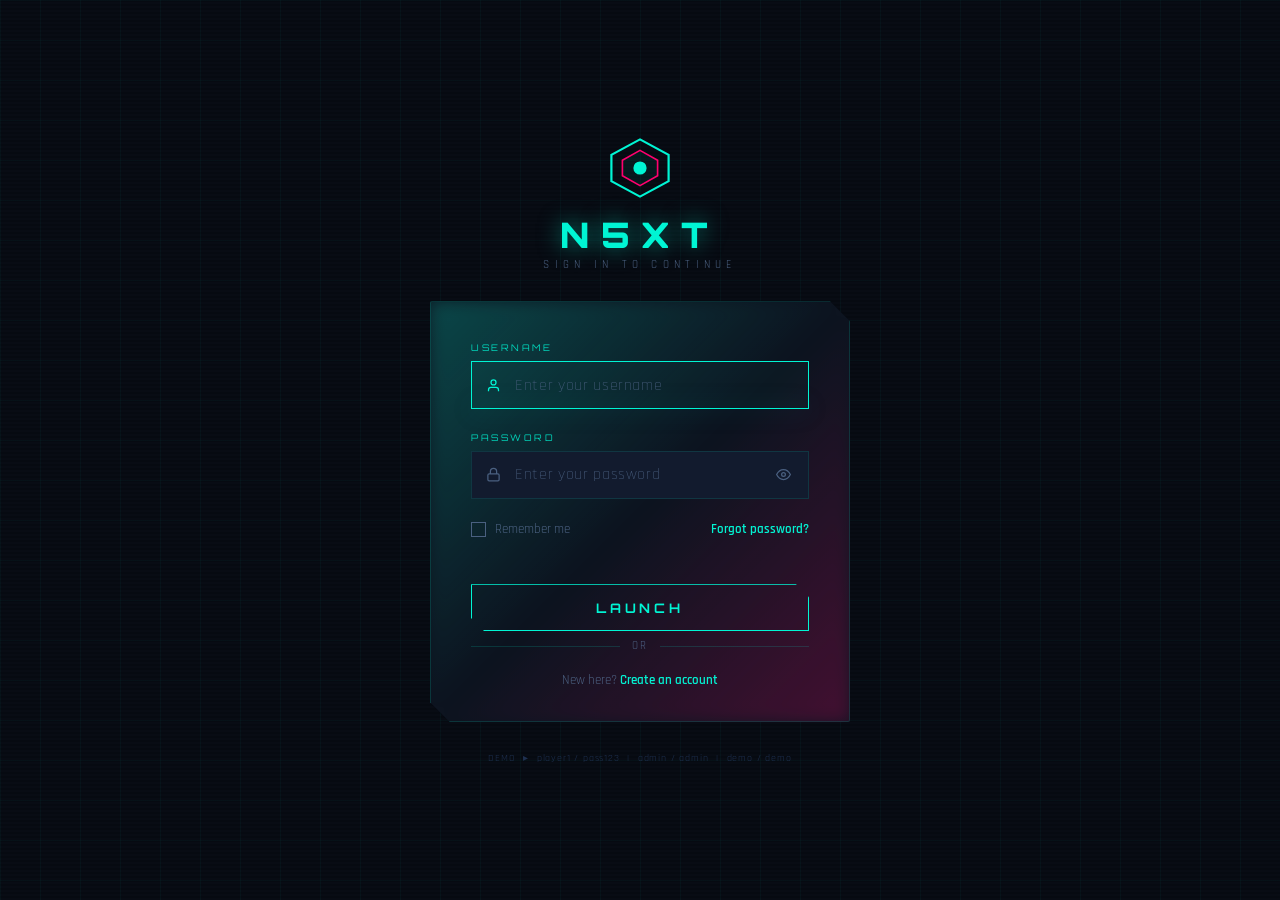
<file: index.html>
<!DOCTYPE html>
<html lang="en">
<head>
  <meta charset="UTF-8"/>
  <meta name="viewport" content="width=device-width, initial-scale=1.0"/>
  <title>N5XT</title>
  <link href="https://fonts.googleapis.com/css2?family=Orbitron:wght@400;700;900&family=Rajdhani:wght@300;400;600&display=swap" rel="stylesheet"/>
  <link rel="stylesheet" href="shared.css"/>
  <link rel="stylesheet" href="loginC.css"/>
</head>
<body>
<div class="bg-grid"></div>
<div class="scanline"></div>

<div class="auth-wrap">

  <div class="logo-block">
    <div class="logo-hex">
      <svg viewBox="0 0 60 60" fill="none">
        <polygon points="30,4 56,18 56,42 30,56 4,42 4,18" stroke="#00f5d4" stroke-width="2" fill="none"/>
        <polygon points="30,14 46,23 46,37 30,46 14,37 14,23" stroke="#ff006e" stroke-width="1.5" fill="rgba(0,245,212,0.06)"/>
        <circle cx="30" cy="30" r="6" fill="#00f5d4"/>
      </svg>
    </div>
    <h1 class="logo-name">N5XT</h1>
    <p class="logo-tag">SIGN IN TO CONTINUE</p>
  </div>

  <div class="card" id="loginCard">
    <div class="card-glow"></div>

    <!-- ═══ Credentials ═══ -->
    <div id="loginFields">
      <div class="field">
        <label>USERNAME</label>
        <div class="frow">
          <span class="fico"><svg width="15" height="15" viewBox="0 0 24 24" fill="none" stroke="currentColor" stroke-width="2"><path d="M20 21v-2a4 4 0 0 0-4-4H8a4 4 0 0 0-4 4v2"/><circle cx="12" cy="7" r="4"/></svg></span>
          <input type="text" id="lUser" placeholder="Enter your username" autocomplete="off"/>
          <span class="ubar"></span>
        </div>
      </div>
      <div class="field">
        <label>PASSWORD</label>
        <div class="frow">
          <span class="fico"><svg width="15" height="15" viewBox="0 0 24 24" fill="none" stroke="currentColor" stroke-width="2"><rect x="3" y="11" width="18" height="11" rx="2"/><path d="M7 11V7a5 5 0 0 1 10 0v4"/></svg></span>
          <input type="password" id="lPass" placeholder="Enter your password"/>
          <button class="eye" id="lEye" type="button">
            <svg class="eo" width="15" height="15" viewBox="0 0 24 24" fill="none" stroke="currentColor" stroke-width="2"><path d="M1 12s4-8 11-8 11 8 11 8-4 8-11 8-11-8-11-8z"/><circle cx="12" cy="12" r="3"/></svg>
            <svg class="ec" width="15" height="15" viewBox="0 0 24 24" fill="none" stroke="currentColor" stroke-width="2" style="display:none"><path d="M17.94 17.94A10.07 10.07 0 0 1 12 20c-7 0-11-8-11-8a18.45 18.45 0 0 1 5.06-5.94M9.9 4.24A9.12 9.12 0 0 1 12 4c7 0 11 8 11 8a18.5 18.5 0 0 1-2.16 3.19m-6.72-1.07a3 3 0 1 1-4.24-4.24"/><line x1="1" y1="1" x2="23" y2="23"/></svg>
          </button>
          <span class="ubar"></span>
        </div>
      </div>
      <div class="opt-row">
        <label class="cb"><input type="checkbox" id="lRem"/><span class="cb-box"></span><span>Remember me</span></label>
        <a href="forgotH.html" class="lnk">Forgot password?</a>
      </div>
      <p class="msg" id="lErr"></p>
    </div>

    <button class="btn" id="lBtn" type="button">
      <span class="btn-lbl">LAUNCH</span>
      <span class="btn-spin"></span>
      <span class="btn-shine"></span>
    </button>

    <!-- ═══ OTP Panel ═══ -->
    <div id="otpPanel" class="hide" style="margin-top:.4rem">
      <p class="otp-label">VERIFICATION CODE</p>
      <p class="otp-hint" id="otpHint">A 6-digit code has been sent to your email.</p>
      <div class="otp-boxes">
        <input class="otp-digit" type="text" inputmode="numeric" maxlength="1" autocomplete="off"/>
        <input class="otp-digit" type="text" inputmode="numeric" maxlength="1" autocomplete="off"/>
        <input class="otp-digit" type="text" inputmode="numeric" maxlength="1" autocomplete="off"/>
        <input class="otp-digit" type="text" inputmode="numeric" maxlength="1" autocomplete="off"/>
        <input class="otp-digit" type="text" inputmode="numeric" maxlength="1" autocomplete="off"/>
        <input class="otp-digit" type="text" inputmode="numeric" maxlength="1" autocomplete="off"/>
      </div>
      <p class="msg" id="otpErr"></p>
      <button class="btn" id="otpVerifyBtn" type="button">
        <span class="btn-lbl">VERIFY &amp; LAUNCH</span>
        <span class="btn-spin"></span>
        <span class="btn-shine"></span>
      </button>
      <div class="otp-footer">
        <button id="otpResend" type="button" class="link-btn">Resend code</button>
        <span id="otpTimer" class="timer-txt"></span>
      </div>
      <button id="otpBack" type="button" class="back-link">&#8249; Back to login</button>
    </div>

    <div id="loginFooter">
      <div class="divider">OR</div>
      <div class="lrow">New here? <a href="registerH.html" class="lnk">Create an account</a></div>
    </div>
  </div>

  <p class="demo-hint">DEMO &nbsp;▸&nbsp; player1 / pass123 &nbsp;|&nbsp; admin / admin &nbsp;|&nbsp; demo / demo</p>
</div>

<script src="sharedJ.js"></script>
<script src="api.js"></script>
<script src="loginJ.js"></script>
</body>
</html>
</file>
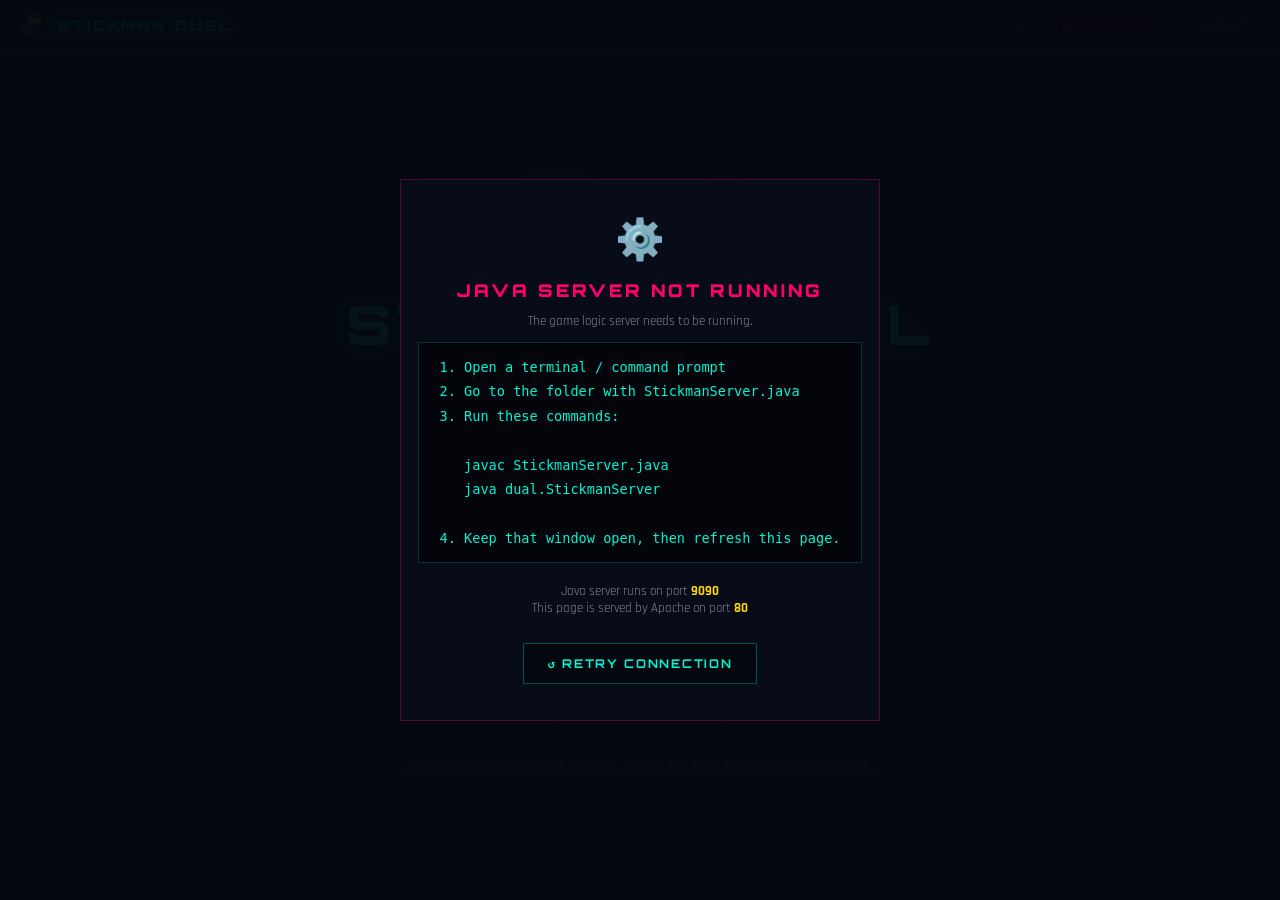
<file: dh.html>
<!DOCTYPE html>
<html lang="en">
<head>
<meta charset="UTF-8"/>
<meta name="viewport" content="width=device-width,initial-scale=1.0"/>
<title>STICKMAN DUEL</title>
<link href="https://fonts.googleapis.com/css2?family=Orbitron:wght@700;900&family=Rajdhani:wght@400;600&display=swap" rel="stylesheet"/>
<link rel="stylesheet" href="dc.css"/>
</head>
<body>

<div id="topbar">
  <div class="tb-left">
    <span style="font-size:1.5rem">🥷</span>
    <span class="tb-title">STICKMAN DUEL</span>
  </div>
  <div class="tb-right">
    <span class="tb-badge" id="serverBadge">● CONNECTING...</span>
    <button id="menuTopBtn">&#8592; N5XT</button>
  </div>
</div>

<!-- ══ MAIN MENU ══ -->
<div class="screen" id="screenMenu">
  <div class="menu-hero">
    <div class="menu-fighters">
      <span class="menu-fig">🥷</span>
      <span class="menu-vs">VS</span>
      <span class="menu-fig right">🥷</span>
    </div>
    <div class="menu-title">STICKMAN DUEL</div>
    <div class="menu-tag">JAVA BACKEND · HTML/CSS/JS FRONTEND</div>
  </div>
  <div class="menu-btns">
    <button class="mbtn cyan" id="btnAI">
      <span class="mbtn-sweep"></span>
      <span class="mbtn-icon">🤖</span>
      <div class="mbtn-body">
        <span class="mbtn-label">PLAYER VS AI</span>
        <span class="mbtn-hint">Battle the Java-powered CPU</span>
      </div>
      <span class="mbtn-arr">›</span>
    </button>
    <button class="mbtn red" id="btnPVP">
      <span class="mbtn-sweep"></span>
      <span class="mbtn-icon">👥</span>
      <div class="mbtn-body">
        <span class="mbtn-label">1v1 LOCAL</span>
        <span class="mbtn-hint">Both players · same keyboard</span>
      </div>
      <span class="mbtn-arr">›</span>
    </button>
    <button class="mbtn gold" id="btnHowTo">
      <span class="mbtn-sweep"></span>
      <span class="mbtn-icon">📖</span>
      <div class="mbtn-body">
        <span class="mbtn-label">HOW TO PLAY</span>
        <span class="mbtn-hint">Controls &amp; weapon guide</span>
      </div>
      <span class="mbtn-arr">›</span>
    </button>
  </div>
  <div class="menu-stats">
    <div class="mstat"><div class="mstat-val" id="msW">0</div><div class="mstat-lbl">WINS</div></div>
    <div class="mstat"><div class="mstat-val red" id="msL">0</div><div class="mstat-lbl">LOSSES</div></div>
    <div class="mstat"><div class="mstat-val gold" id="msD">0</div><div class="mstat-lbl">DRAWS</div></div>
  </div>
  <button class="vault-back-btn" onclick="window.location.href='GSH.html'">&#8592; BACK TO N5XT</button>
  <div class="java-badge">⚙️ Game Logic: Java (port 9090) · Rendering: Canvas JS (Apache port 80)</div>
</div>


<!-- ══ DIFFICULTY SELECT ══ -->
<div class="screen hidden" id="screenDiff">
  <div class="ws-hdr">
    <div class="ws-phase" style="color:#ff006e">PLAYER VS AI — SELECT DIFFICULTY</div>
    <div class="ws-sub">Choose how tough the CPU fights</div>
  </div>
  <div class="diff-grid">
    <button class="diff-btn easy"    data-diff="easy">
      <span class="diff-icon">😊</span>
      <span class="diff-name">EASY</span>
      <span class="diff-desc">Slow, misses often, rarely blocks</span>
    </button>
    <button class="diff-btn medium"  data-diff="medium">
      <span class="diff-icon">😐</span>
      <span class="diff-name">MEDIUM</span>
      <span class="diff-desc">Balanced — good for beginners</span>
    </button>
    <button class="diff-btn hard"    data-diff="hard">
      <span class="diff-icon">😤</span>
      <span class="diff-name">HARD</span>
      <span class="diff-desc">Fast reactions, punishes mistakes</span>
    </button>
    <button class="diff-btn extreme" data-diff="extreme">
      <span class="diff-icon">💀</span>
      <span class="diff-name">EXTREME</span>
      <span class="diff-desc">Relentless. No mercy. Good luck.</span>
    </button>
  </div>
  <button class="ws-bk" id="diffBack">&#8592; BACK</button>
</div>

<!-- ══ WEAPON SELECT ══ -->
<div class="screen hidden" id="screenWeapon">
  <div class="ws-hdr">
    <div class="ws-phase" id="wsLabel">PLAYER 1 — CHOOSE YOUR WEAPON</div>
    <div class="ws-sub">Combat calculations run on the Java server at port 9090</div>
  </div>
  <div class="wgrid" id="wgrid"></div>
  <div class="wprev">
    <div class="wprev-icon" id="wpIcon">⚔️</div>
    <div class="wprev-info">
      <div class="wprev-name" id="wpName">SELECT A WEAPON</div>
      <div class="wprev-desc" id="wpDesc">Hover a weapon to preview</div>
      <div class="wprev-bars" id="wpBars"></div>
    </div>
  </div>
  <div class="ws-actions">
    <button class="ws-confirm" id="wsOK" disabled>CONFIRM ›</button>
    <button class="ws-bk" id="wsBk">&#8592; BACK</button>
  </div>
</div>

<!-- ══ HOW TO PLAY ══ -->
<div class="screen hidden" id="screenHowTo">
  <div class="howto-inner">
    <div class="howto-title">HOW TO PLAY</div>
    <div class="howto-grid">
      <div class="hcard">
        <div class="hcard-title">🎮 CONTROLS</div>
        <div class="ctrl-tbl" id="ctrlTbl"></div>
      </div>
      <div class="hcard">
        <div class="hcard-title">⚙️ HOW IT WORKS</div>
        <div style="font-size:.78rem;color:rgba(255,255,255,.65);line-height:1.75">
          <strong style="color:#00f5d4">Apache (XAMPP)</strong> serves HTML/CSS/JS<br/>
          on <strong style="color:#ffd60a">localhost:80</strong><br/><br/>
          <strong style="color:#ff006e">Java Server</strong> runs the game logic<br/>
          on <strong style="color:#ffd60a">localhost:9090</strong><br/><br/>
          JS talks to Java via REST API.<br/>
          <strong style="color:#ff006e">Best of 3 rounds · 60s per round</strong>
        </div>
      </div>
    </div>
    <div class="hcard" style="max-width:640px;width:100%">
      <div class="hcard-title">⚔️ ALL WEAPONS</div>
      <div class="wmini-list" id="wMiniList"></div>
    </div>
    <button class="ws-bk" id="howToBack">&#8592; BACK TO MENU</button>
  </div>
</div>

<!-- ══ FIGHT ══ -->
<div class="screen hidden" id="screenFight" style="padding:0;gap:0;justify-content:flex-start">
  <div id="fightHUD">
    <div class="fhud-side">
      <div class="fhud-pname" id="hudNameA">PLAYER 1</div>
      <div class="fhud-weapon" id="hudWepA">⚔️ SWORD</div>
      <div class="hp-track"><div class="hp-bar a" id="hpBarA"></div></div>
      <div class="hp-txt" id="hpTxtA">100 HP</div>
    </div>
    <div class="fhud-mid">
      <div class="round-tag" id="roundTag">ROUND 1</div>
      <div id="fTimer">60</div>
      <div class="score-tag" id="scoreTag">0 — 0</div>
    </div>
    <div class="fhud-side right">
      <div class="fhud-pname" id="hudNameB">CPU</div>
      <div class="fhud-weapon" id="hudWepB">🔨 HAMMER</div>
      <div class="hp-track"><div class="hp-bar b" id="hpBarB"></div></div>
      <div class="hp-txt" id="hpTxtB">100 HP</div>
    </div>
  </div>
  <canvas id="fightCanvas"></canvas>
  <div id="ctrlBar">
    <span>P1: A/D move · W jump · F attack · G block</span>
    <span id="ctrlR">CPU controlled</span>
  </div>
</div>

<!-- ══ SERVER OFFLINE NOTICE ══ -->
<div class="server-offline hidden" id="serverOffline">
  <div class="offline-card">
    <div style="font-size:2.5rem">⚙️</div>
    <div class="offline-title">JAVA SERVER NOT RUNNING</div>
    <div class="offline-sub">The game logic server needs to be running.</div>
    <div class="offline-code">1. Open a terminal / command prompt
2. Go to the folder with StickmanServer.java
3. Run these commands:

   javac StickmanServer.java
   java dual.StickmanServer

4. Keep that window open, then refresh this page.</div>
    <div class="offline-sub" style="margin-top:8px">
      Java server runs on port <strong style="color:#ffd60a">9090</strong><br/>
      This page is served by Apache on port <strong style="color:#ffd60a">80</strong>
    </div>
    <button class="ws-confirm" id="retryBtn" style="margin-top:14px;cursor:pointer">↺ RETRY CONNECTION</button>
  </div>
</div>

<script src="dj.js"></script>
</body>
</html>
</file>
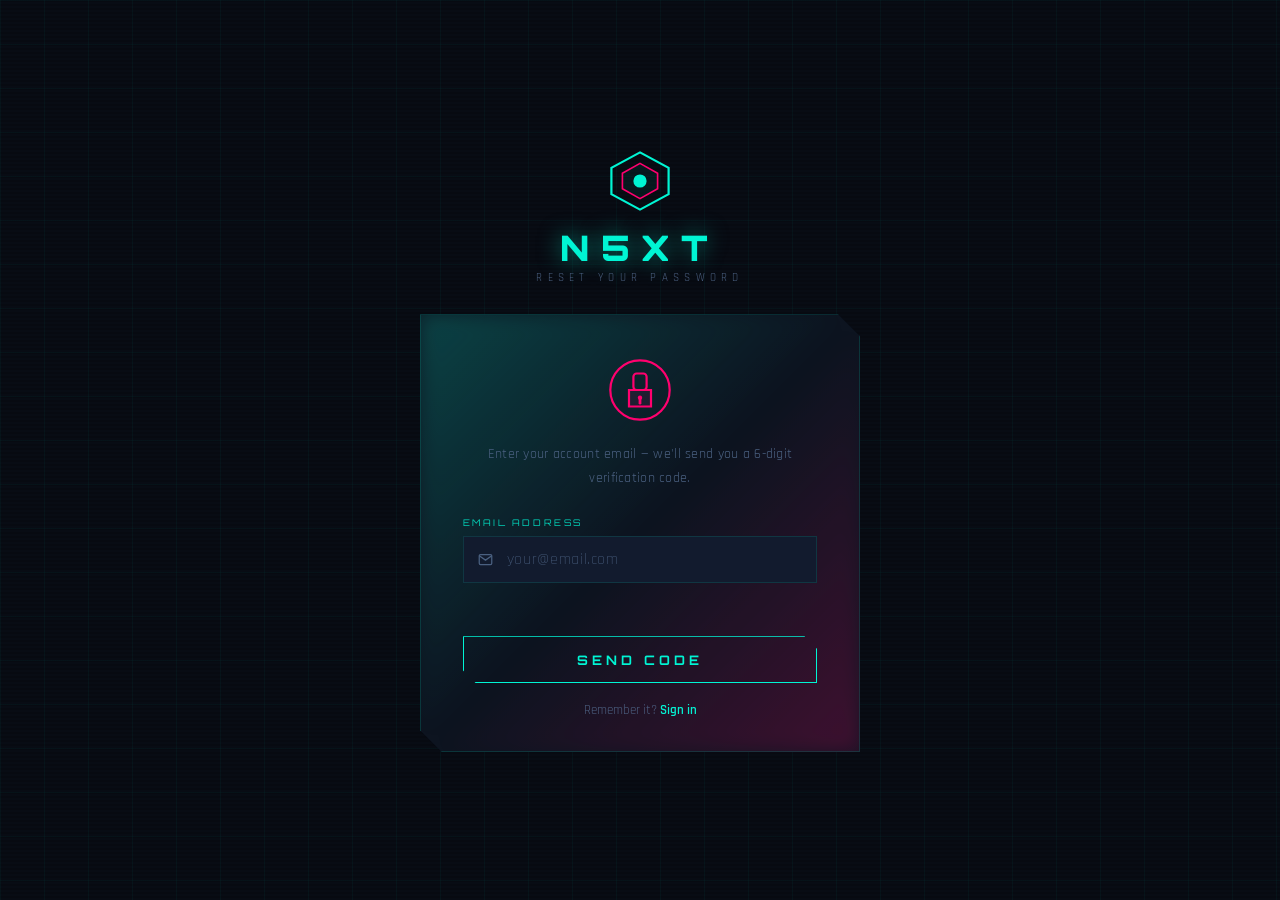
<file: forgotH.html>
<!DOCTYPE html>
<html lang="en">
<head>
  <meta charset="UTF-8"/>
  <meta name="viewport" content="width=device-width, initial-scale=1.0"/>
  <title>N5XT</title>
  <link href="https://fonts.googleapis.com/css2?family=Orbitron:wght@400;700;900&family=Rajdhani:wght@300;400;600&display=swap" rel="stylesheet"/>
  <link rel="stylesheet" href="shared.css"/>
  <link rel="stylesheet" href="forgotC.css"/>
</head>
<body>
<div class="bg-grid"></div>
<div class="scanline"></div>

<div class="auth-wrap">

  <div class="logo-block">
    <div class="logo-hex">
      <svg viewBox="0 0 60 60" fill="none">
        <polygon points="30,4 56,18 56,42 30,56 4,42 4,18" stroke="#00f5d4" stroke-width="2" fill="none"/>
        <polygon points="30,14 46,23 46,37 30,46 14,37 14,23" stroke="#ff006e" stroke-width="1.5" fill="rgba(0,245,212,0.06)"/>
        <circle cx="30" cy="30" r="6" fill="#00f5d4"/>
      </svg>
    </div>
    <h1 class="logo-name">N5XT</h1>
    <p class="logo-tag">RESET YOUR PASSWORD</p>
  </div>

  <div class="card" id="forgotCard">
    <div class="card-glow"></div>

    <!-- Panel A: Email -->
    <div class="panel" id="fpa">
      <div class="reset-ico">
        <svg viewBox="0 0 60 60" fill="none">
          <circle cx="30" cy="30" r="27" stroke="#ff006e" stroke-width="2"/>
          <rect x="24" y="15" width="12" height="15" rx="3" stroke="#ff006e" stroke-width="2" fill="none"/>
          <path d="M20 30h20v15H20z" stroke="#ff006e" stroke-width="2" fill="rgba(255,0,110,0.08)"/>
          <circle cx="30" cy="37" r="2" fill="#ff006e"/>
          <line x1="30" y1="39" x2="30" y2="42" stroke="#ff006e" stroke-width="2.5" stroke-linecap="round"/>
        </svg>
      </div>
      <p class="reset-desc">Enter your account email — we'll send you a 6-digit verification code.</p>
      <div class="field">
        <label>EMAIL ADDRESS</label>
        <div class="frow">
          <span class="fico"><svg width="15" height="15" viewBox="0 0 24 24" fill="none" stroke="currentColor" stroke-width="2"><path d="M4 4h16c1.1 0 2 .9 2 2v12c0 1.1-.9 2-2 2H4c-1.1 0-2-.9-2-2V6c0-1.1.9-2 2-2z"/><polyline points="22,6 12,13 2,6"/></svg></span>
          <input type="email" id="fEmail" placeholder="your@email.com" autocomplete="off"/>
          <span class="ubar"></span>
        </div>
      </div>
      <p class="msg" id="fErr1"></p>
      <button class="btn" id="fFindBtn" type="button">
        <span class="btn-lbl">SEND CODE</span>
        <span class="btn-spin"></span>
        <span class="btn-shine"></span>
      </button>
    </div>

    <!-- Panel OTP: Verify code -->
    <div class="panel hide" id="fpOtp">
      <div class="found-badge">
        <svg width="15" height="15" viewBox="0 0 24 24" fill="none" stroke="currentColor" stroke-width="2"><path d="M20 21v-2a4 4 0 0 0-4-4H8a4 4 0 0 0-4 4v2"/><circle cx="12" cy="7" r="4"/></svg>
        <span id="fFoundName">USERNAME</span>
      </div>
      <p class="otp-label">VERIFICATION CODE</p>
      <p class="otp-hint" id="fOtpHint">Code sent to your email.</p>
      <div class="otp-boxes">
        <input class="fotp-digit" type="text" inputmode="numeric" maxlength="1" autocomplete="off"/>
        <input class="fotp-digit" type="text" inputmode="numeric" maxlength="1" autocomplete="off"/>
        <input class="fotp-digit" type="text" inputmode="numeric" maxlength="1" autocomplete="off"/>
        <input class="fotp-digit" type="text" inputmode="numeric" maxlength="1" autocomplete="off"/>
        <input class="fotp-digit" type="text" inputmode="numeric" maxlength="1" autocomplete="off"/>
        <input class="fotp-digit" type="text" inputmode="numeric" maxlength="1" autocomplete="off"/>
      </div>
      <p class="msg" id="fErr2"></p>
      <button class="btn" id="fOtpVerifyBtn" type="button">
        <span class="btn-lbl">VERIFY CODE</span>
        <span class="btn-spin"></span>
        <span class="btn-shine"></span>
      </button>
      <div class="otp-footer">
        <button id="fOtpResend" type="button" class="link-btn">Resend code</button>
        <span id="fOtpTimer" class="timer-txt"></span>
      </div>
      <button id="fOtpBack" type="button" class="back-link">&#8249; Back</button>
    </div>

    <!-- Panel B: New password -->
    <div class="panel hide" id="fpb">
      <div class="field">
        <label>NEW PASSWORD</label>
        <div class="frow">
          <span class="fico"><svg width="15" height="15" viewBox="0 0 24 24" fill="none" stroke="currentColor" stroke-width="2"><rect x="3" y="11" width="18" height="11" rx="2"/><path d="M7 11V7a5 5 0 0 1 10 0v4"/></svg></span>
          <input type="password" id="fNewPass" placeholder="Enter new password"/>
          <button class="eye" type="button" id="fEye1">
            <svg class="eo" width="15" height="15" viewBox="0 0 24 24" fill="none" stroke="currentColor" stroke-width="2"><path d="M1 12s4-8 11-8 11 8 11 8-4 8-11 8-11-8-11-8z"/><circle cx="12" cy="12" r="3"/></svg>
            <svg class="ec" width="15" height="15" viewBox="0 0 24 24" fill="none" stroke="currentColor" stroke-width="2" style="display:none"><path d="M17.94 17.94A10.07 10.07 0 0 1 12 20c-7 0-11-8-11-8a18.45 18.45 0 0 1 5.06-5.94"/><line x1="1" y1="1" x2="23" y2="23"/></svg>
          </button>
          <span class="ubar"></span>
        </div>
        <div class="str-wrap">
          <div class="str-bar"><span id="fsb1"></span><span id="fsb2"></span><span id="fsb3"></span><span id="fsb4"></span></div>
          <span class="str-lbl" id="fStrLbl">Enter a password</span>
        </div>
      </div>
      <div class="field">
        <label>CONFIRM NEW PASSWORD</label>
        <div class="frow">
          <span class="fico"><svg width="15" height="15" viewBox="0 0 24 24" fill="none" stroke="currentColor" stroke-width="2"><rect x="3" y="11" width="18" height="11" rx="2"/><path d="M7 11V7a5 5 0 0 1 10 0v4"/></svg></span>
          <input type="password" id="fConfPass" placeholder="Repeat new password"/>
          <button class="eye" type="button" id="fEye2">
            <svg class="eo" width="15" height="15" viewBox="0 0 24 24" fill="none" stroke="currentColor" stroke-width="2"><path d="M1 12s4-8 11-8 11 8 11 8-4 8-11 8-11-8-11-8z"/><circle cx="12" cy="12" r="3"/></svg>
            <svg class="ec" width="15" height="15" viewBox="0 0 24 24" fill="none" stroke="currentColor" stroke-width="2" style="display:none"><path d="M17.94 17.94A10.07 10.07 0 0 1 12 20c-7 0-11-8-11-8a18.45 18.45 0 0 1 5.06-5.94"/><line x1="1" y1="1" x2="23" y2="23"/></svg>
          </button>
          <span class="ubar"></span>
        </div>
      </div>
      <p class="msg" id="fErr3"></p>
      <div class="btn-row">
        <button class="btn-sec" type="button" id="fBack">&#8249; BACK</button>
        <button class="btn flex1" type="button" id="fResetBtn">
          <span class="btn-lbl">RESET PASSWORD</span>
          <span class="btn-spin"></span>
          <span class="btn-shine"></span>
        </button>
      </div>
    </div>

    <!-- Panel C: Success -->
    <div class="panel hide" id="fpc">
      <div class="suc-wrap">
        <div class="suc-ico"><svg viewBox="0 0 60 60" fill="none"><circle cx="30" cy="30" r="28" stroke="#00f5d4" stroke-width="2"/><polyline points="18,30 26,38 42,22" stroke="#00f5d4" stroke-width="3" stroke-linecap="round" stroke-linejoin="round"/></svg></div>
        <h2 class="suc-title">PASSWORD RESET!</h2>
        <p class="suc-sub">Your password has been updated.</p>
        <p class="suc-sub" style="margin-top:.4rem">Taking you to login...</p>
        <div class="rbar"><div class="rfill" id="fFill"></div></div>
      </div>
    </div>

    <div class="lrow" id="fLoginRow">Remember it? <a href="index.html" class="lnk">Sign in</a></div>
  </div>

</div>

<script src="sharedJ.js"></script>
<script src="api.js"></script>
<script src="forgotJ.js"></script>
</body>
</html>
</file>
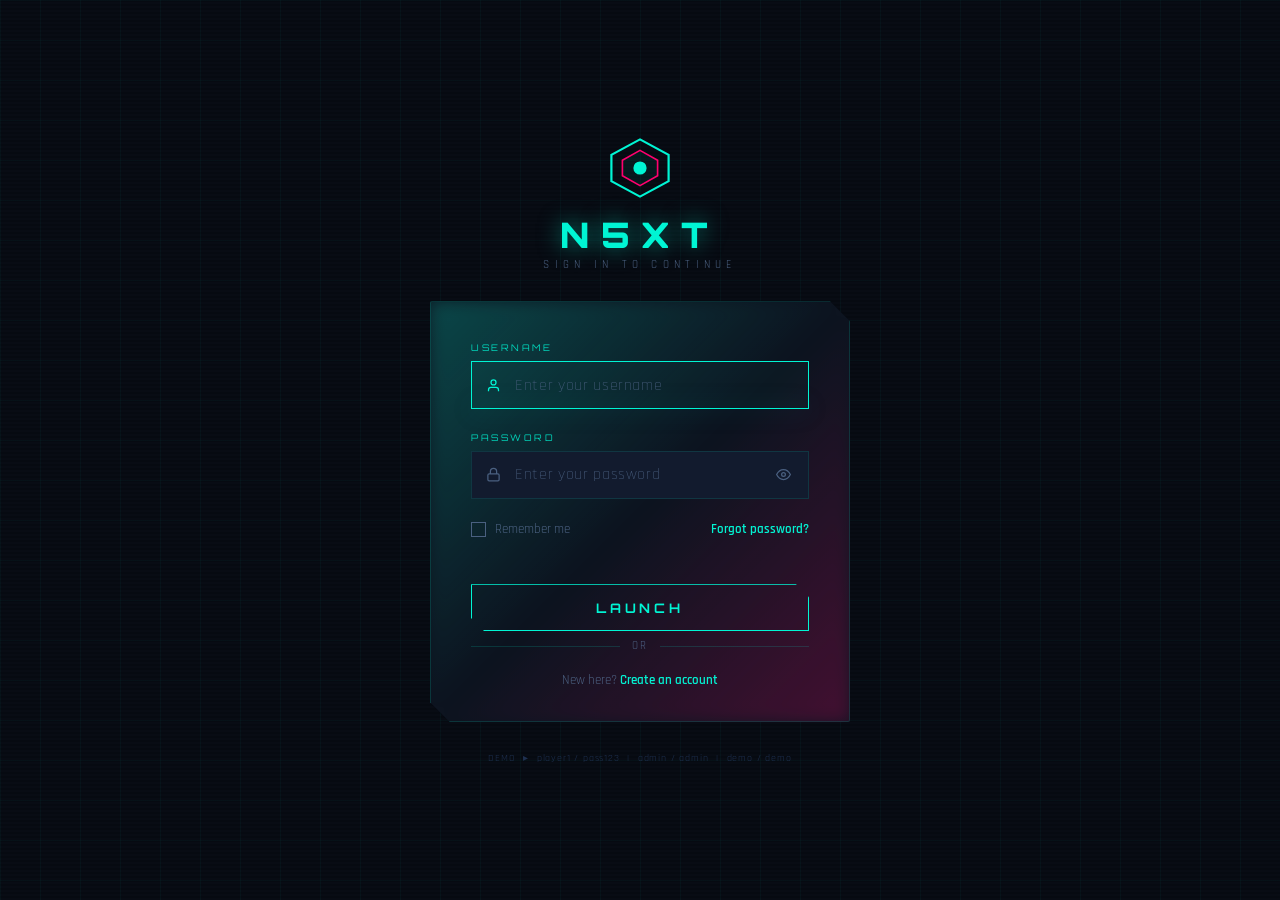
<file: GSH.html>
<!DOCTYPE html>
<html lang="en">
<head>
  <meta charset="UTF-8"/>
  <meta name="viewport" content="width=device-width, initial-scale=1.0"/>
  <title>N5XT</title>
  <link href="https://fonts.googleapis.com/css2?family=Orbitron:wght@400;700;900&family=Rajdhani:wght@300;400;600&display=swap" rel="stylesheet"/>
  <link rel="stylesheet" href="shared.css"/>
  <link rel="stylesheet" href="GSC.css"/>
</head>
<body>

<div class="bg-grid"></div>
<div class="scanline"></div>

<!-- NAVBAR -->
<nav class="navbar">
  <div class="nav-logo">
    <svg viewBox="0 0 60 60" fill="none">
      <polygon points="30,4 56,18 56,42 30,56 4,42 4,18" stroke="#00f5d4" stroke-width="2" fill="none"/>
      <circle cx="30" cy="30" r="6" fill="#00f5d4"/>
    </svg>
    <span class="nav-brand">N5XT</span>
  </div>
  <div class="nav-right">
    <div class="nav-pill">
      <div class="nav-av" id="navAv">P</div>
      <span class="nav-uname" id="navUn">PLAYER</span>
    </div>
    <button class="btn-out" type="button" id="logoutBtn">
      <svg width="13" height="13" viewBox="0 0 24 24" fill="none" stroke="currentColor" stroke-width="2.5">
        <path d="M9 21H5a2 2 0 0 1-2-2V5a2 2 0 0 1 2-2h4"/>
        <polyline points="16 17 21 12 16 7"/>
        <line x1="21" y1="12" x2="9" y2="12"/>
      </svg>
      LOGOUT
    </button>
  </div>
</nav>

<!-- HERO -->
<header class="hero">
  <p class="eyebrow">WELCOME BACK, <span id="heroName">PLAYER</span></p>
  <h1 class="hero-h1">SELECT <span class="ac">YOUR GAME</span></h1>
  <p class="hero-sub">Choose from our game   collection and jump right in</p>
  <div class="srch-wrap">
    <svg width="15" height="15" viewBox="0 0 24 24" fill="none" stroke="currentColor" stroke-width="2">
      <circle cx="11" cy="11" r="8"/><line x1="21" y1="21" x2="16.65" y2="16.65"/>
    </svg>
    <input type="text" id="srchIn" placeholder="Search games..." autocomplete="off"/>
  </div>
</header>

<!-- FILTERS -->
<div class="filters">
  <button class="fb on" data-g="all">ALL GAMES</button>
  <button class="fb" data-g="action">ACTION</button>
  <button class="fb" data-g="gambling">GAMBLING</button>
  <button class="fb" data-g="strategy">STRATEGY</button>
  <button class="fb" data-g="racing">RACING</button>
  <button class="fb" data-g="sports">SPORTS</button>
</div>

<!-- GAME GRID -->
<main class="ggrid" id="gameGrid"></main>

<!-- MODAL -->
<div class="mbg" id="mbg">
  <div class="modal">
    <button class="mx" type="button" id="mClose">&#x2715;</button>
    <div class="mthumb" id="mthumb"></div>
    <div class="mbody">
      <div class="mmeta">
        <span class="gtag" id="mtag"></span>
        <span class="mstars" id="mstars"></span>
      </div>
      <h2 class="mtitle" id="mtitle"></h2>
      <p class="mdesc" id="mdesc"></p>
      <div class="mstats" id="mstatsEl"></div>
      <button class="btn-play" type="button" id="playBtn">
        <span>&#9654;&nbsp; PLAY NOW</span>
        <span class="pshine"></span>
      </button>
    </div>
  </div>
</div>

<!-- TOAST -->
<div class="toast" id="toast"></div>

<script src="sharedJ.js"></script>
<script src="GSJ.js"></script>
</body>
</html>
</file>
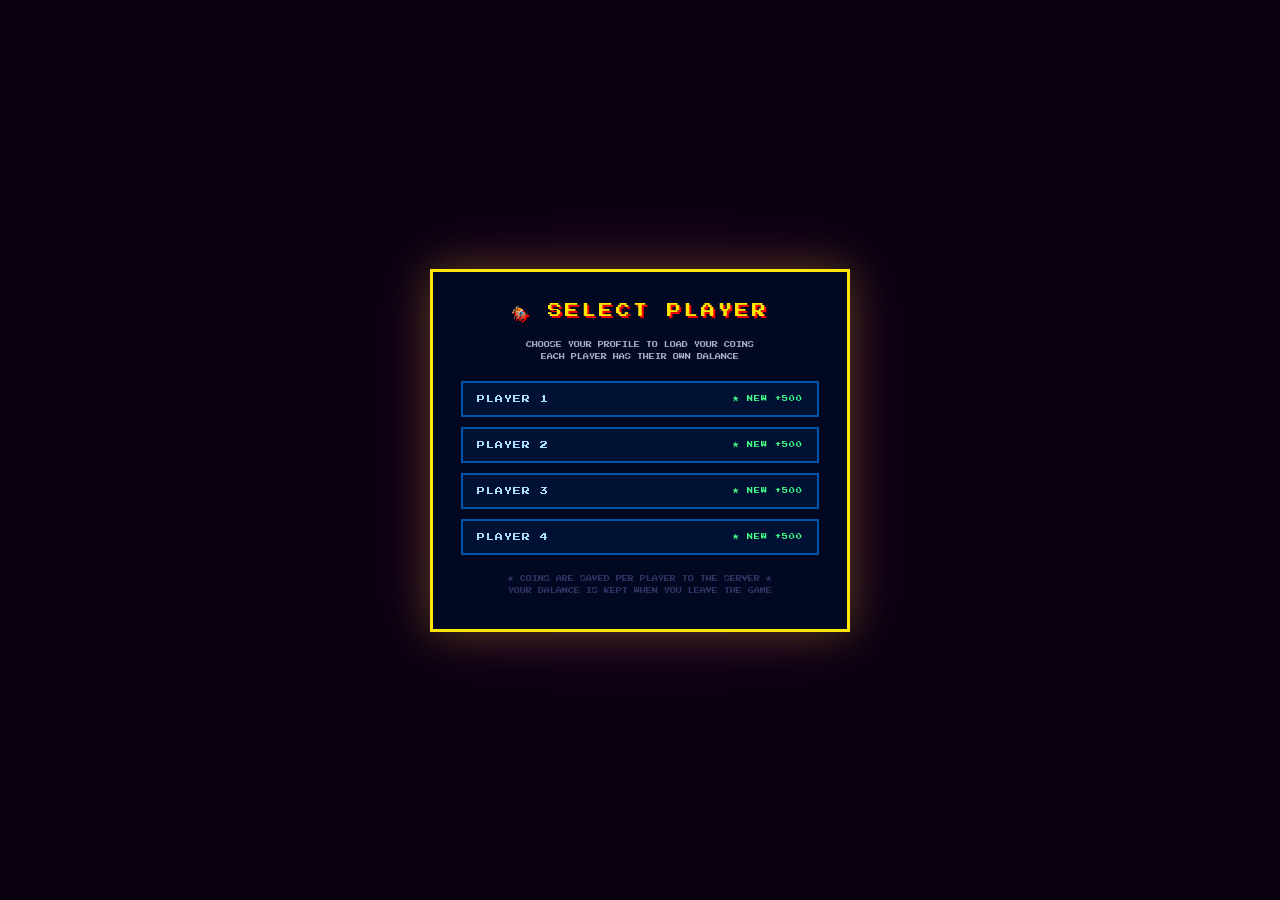
<file: HH.html>
<!DOCTYPE html>
<html lang="en">
<head>
  <meta charset="UTF-8">
  <meta name="viewport" content="width=device-width, initial-scale=1.0">
  <title>N5XT - Horse Racing</title>
  <link rel="stylesheet" href="HC.css">
  <style>
    /* ── JAVA SERVER WARNING OVERLAY ── */
    #java-warning {
      display: none;
      position: fixed;
      top: 0; left: 0; right: 0; bottom: 0;
      background: #0a0a1a;
      z-index: 999;
      align-items: center;
      justify-content: center;
      flex-direction: column;
      gap: 18px;
      padding: 24px;
    }
    #java-warning.show { display: flex; }

    .jw-gear {
      font-size: 48px;
      animation: spin 4s linear infinite;
      filter: grayscale(0.4);
    }
    @keyframes spin {
      0%   { transform: rotate(0deg); }
      100% { transform: rotate(360deg); }
    }

    .jw-title {
      font-family: 'Press Start 2P', monospace;
      font-size: 16px;
      color: #FF2244;
      letter-spacing: 2px;
      text-align: center;
      text-shadow: 0 0 20px #FF224488;
    }

    .jw-subtitle {
      font-family: 'Press Start 2P', monospace;
      font-size: 7px;
      color: #AAAACC;
      text-align: center;
      line-height: 2;
    }

    .jw-box {
      background: #060d1a;
      border: 2px solid #00FFFF33;
      padding: 20px 24px;
      max-width: 460px;
      width: 100%;
      font-family: 'Courier New', monospace;
      font-size: 13px;
      color: #00FFCC;
      line-height: 2.2;
    }

    .jw-box .step { color: #FFFF00; }
    .jw-box .cmd  { color: #FF00FF; margin-left: 28px; display: block; }

    .jw-ports {
      font-family: 'Press Start 2P', monospace;
      font-size: 6px;
      color: #556677;
      text-align: center;
      line-height: 2.4;
    }
    .jw-ports span { color: #FFAA00; }

    #jw-retry-btn {
      background: transparent;
      border: 2px solid #00FFFF;
      color: #00FFFF;
      font-family: 'Press Start 2P', monospace;
      font-size: 8px;
      padding: 12px 28px;
      cursor: pointer;
      letter-spacing: 2px;
      transition: all 0.15s;
    }
    #jw-retry-btn:hover {
      background: #00FFFF;
      color: #000;
    }
    #jw-retry-btn.checking {
      color: #FFAA00;
      border-color: #FFAA00;
      cursor: wait;
    }
    .menu-action-btn.switch-player {
      background: #001a33;
      border-color: #00AAFF;
      color: #00AAFF;
    }
    .menu-action-btn.switch-player:hover {
      background: #00AAFF;
      color: #000;
    }
  </style>
</head>
<body>

<!-- ══ JAVA SERVER WARNING ══════════════════════ -->
<div id="java-warning">
  <div class="jw-gear">⚙</div>
  <div class="jw-title">JAVA SERVER NOT RUNNING</div>
  <div class="jw-subtitle">The coin save server needs to be running.</div>

  <div class="jw-box">
    <span class="step">1. Open CMD in your game folder</span>
    <span class="step">2. Compile the server:</span>
    <span class="cmd">javac CoinServer.java</span>
    <span class="step">3. Start the server:</span>
    <span class="cmd">java CoinServer</span>
    <span class="step">4. Keep CMD open, then click RETRY below.</span>
  </div>

  <div class="jw-ports">
    Java coin server runs on port <span>8080</span><br>
    Your coins will not be saved until server is running.
  </div>

  <button id="jw-retry-btn" onclick="retryConnection()">↺ RETRY CONNECTION</button>
</div>

<div id="game-wrap">

  <!-- INTRO -->
  <div id="intro">
    <h1>🏇 HORSE RACING 🏇</h1>
    <div class="sub">HORSE RACING · ARCADE EDITION</div>
    <div id="intro-coins-msg" class="coins-award">★ 500 FREE COINS ON ENTRY! ★</div>
    <div class="bet-types">
      WIN — Pick 1 horse to finish 1st<br>
      DUAL — Pick 2 horses in top 2 (any order)<br>
      All 10 pairs: 1-2, 1-3, 1-4, 1-5<br>
      2-3, 2-4, 2-5, 3-4, 3-5, 4-5<br>
      TRIPLE — Pick exact 1st, 2nd, 3rd
    </div>
    <button id="intro-btn" onclick="startGame()">INSERT COIN</button>
  </div>

  <!-- HEADER -->
  <div id="header">
    <div class="title">🏇 HORSE RACING</div>
    <div class="coins-display">COINS: <span id="coins-val">500</span></div>
    <button id="menu-btn" onclick="goToMenu()">☰ MENU</button>
  </div>

  <!-- MENU OVERLAY -->
  <div id="menu-overlay">
    <div id="menu-box">
      <div class="menu-title">HORSE RACING</div>
      <div class="menu-coins">YOUR COINS: <span id="menu-coins-val">500</span></div>
      <div class="menu-divider"></div>
      <button class="menu-action-btn resume" onclick="closeMenu()">▶ RESUME GAME</button>
      <button class="menu-action-btn website" onclick="goToWebsite()">🌐 MAIN WEBSITE</button>
      <button class="menu-action-btn quit" onclick="quitToIntro()">⏏ QUIT TO LOBBY</button>
      <button class="menu-action-btn switch-player" onclick="switchPlayer()">👤 SWITCH PLAYER</button>
      <div class="menu-note">★ YOUR COINS ARE SAVED AUTOMATICALLY ★<br>SWITCH PLAYER TO PLAY AS SOMEONE ELSE</div>
    </div>
  </div>

  <!-- BET PANEL -->
  <div id="odds-panel">
    <div class="section-title">★ PLACE YOUR BETS ★</div>
    <div class="bet-tabs">
      <button class="bet-tab active" id="tab-win"      onclick="switchTab('win')">WIN</button>
      <button class="bet-tab"        id="tab-exacta"   onclick="switchTab('exacta')">DUAL (10 PAIRS)</button>
      <button class="bet-tab"        id="tab-trifecta" onclick="switchTab('trifecta')">TRIPLE</button>
    </div>

    <!-- WIN -->
    <div id="content-win">
      <div class="sub-explain">PICK 1 HORSE — WIN IF IT FINISHES 1ST</div>
      <div class="single-grid" id="win-grid"></div>
    </div>

    <!-- EXACTA -->
    <div id="content-exacta" style="display:none">
      <div class="sub-explain">PICK ANY PAIR — WIN IF BOTH FINISH IN TOP 2 (ANY ORDER)</div>
      <div class="combo-grid" id="exacta-grid"></div>
    </div>

    <!-- TRIFECTA -->
    <div id="content-trifecta" style="display:none">
      <div class="tri-label-row">
        <span class="tri-label l1">🥇 1ST</span>
        <span class="tri-label l2">🥈 2ND</span>
        <span class="tri-label l3">🥉 3RD</span>
      </div>
      <div class="sub-explain">CLICK IN ORDER: 1ST PICK → 2ND PICK → 3RD PICK<br>CLICK AGAIN TO DESELECT</div>
      <div class="tri-grid" id="tri-grid"></div>
    </div>

    <!-- AMOUNT -->
    <div class="bet-amount-row">
      <span style="color:#AAAAFF;font-size:7px;line-height:2.4">BET:</span>
      <button class="bet-btn" onclick="setBet(10,this)">10</button>
      <button class="bet-btn" onclick="setBet(25,this)">25</button>
      <button class="bet-btn" onclick="setBet(50,this)">50</button>
      <button class="bet-btn" onclick="setBet(100,this)">100</button>
      <button class="bet-btn" onclick="setBet(250,this)">250</button>
    </div>

    <!-- SUMMARY -->
    <div class="bet-summary">
      <div class="bs-item">TYPE: <span id="sum-type">—</span></div>
      <div class="bs-item">PICK: <span id="sum-pick">—</span></div>
      <div class="bs-item">BET: <span id="sum-bet">—</span></div>
      <div class="bs-win">PAYOUT: <span id="sum-win">—</span></div>
    </div>
  </div>

  <!-- TRACK -->
  <div id="track-area">
    <div id="bg-layer">
      <div class="bg-seg" id="seg1"></div>
      <div class="bg-seg" id="seg2"></div>
    </div>
    <div id="finish-line"></div>
    <div id="start-line"></div>
    <div id="race-msg"><span id="race-msg-text">PLACE YOUR BETS!</span></div>
    <div class="lane-line" style="top:75px"></div>
    <div class="lane-line" style="top:109px"></div>
    <div class="lane-line" style="top:143px"></div>
    <div class="lane-line" style="top:177px"></div>
    <div id="result-overlay">
      <div id="result-title">—</div>
      <div id="result-details">—</div>
      <div id="result-bets"></div>
    </div>
  </div>

  <!-- BOTTOM -->
  <div id="bottom-bar">
    <div id="won-display">NET: <span id="won-val">0</span></div>
    <div id="place-bets-label" class="pulsing">PLACE YOUR BETS!</div>
    <button id="start-btn" onclick="startRace()">START</button>
  </div>

  <!-- LAST RESULTS -->
  <div id="results-panel">
    <span class="res-item" style="color:#666">LAST:</span>
    <div id="last-results" style="display:flex;gap:8px;flex-wrap:wrap"></div>
  </div>

</div>

<script>
  // ── Check if Java server is reachable ──────────
  async function checkJavaServer() {
    try {
      const res = await fetch('http://localhost:8080/coins?playerId=ping', { signal: AbortSignal.timeout(3000) });
      if (res.ok || res.status === 400) return true;   // server is up
    } catch (e) {}
    return false;
  }

  // ── Show warning if server is down ─────────────
  async function retryConnection() {
    const btn = document.getElementById('jw-retry-btn');
    btn.textContent = '↺ CHECKING...';
    btn.classList.add('checking');

    const up = await checkJavaServer();

    btn.classList.remove('checking');
    btn.textContent = '↺ RETRY CONNECTION';

    if (up) {
      document.getElementById('java-warning').classList.remove('show');
    } else {
      btn.textContent = '✗ STILL OFFLINE — RETRY';
      setTimeout(() => { btn.textContent = '↺ RETRY CONNECTION'; }, 2500);
    }
  }

  // ── On page load: ping the Java server ─────────
  (async function checkOnLoad() {
    const up = await checkJavaServer();
    if (!up) {
      document.getElementById('java-warning').classList.add('show');
    }
  })();
</script>

<!--
  SCRIPT LOAD ORDER — DO NOT CHANGE:
    1. HS.js  — CoinStorage class + auto-save event listeners (must load first)
    2. HJ.js  — Game logic (depends on CoinStorage from HS.js)
-->
<script src="HS.js"></script>
<script src="HJ.js"></script>
</body>
</html>
</file>
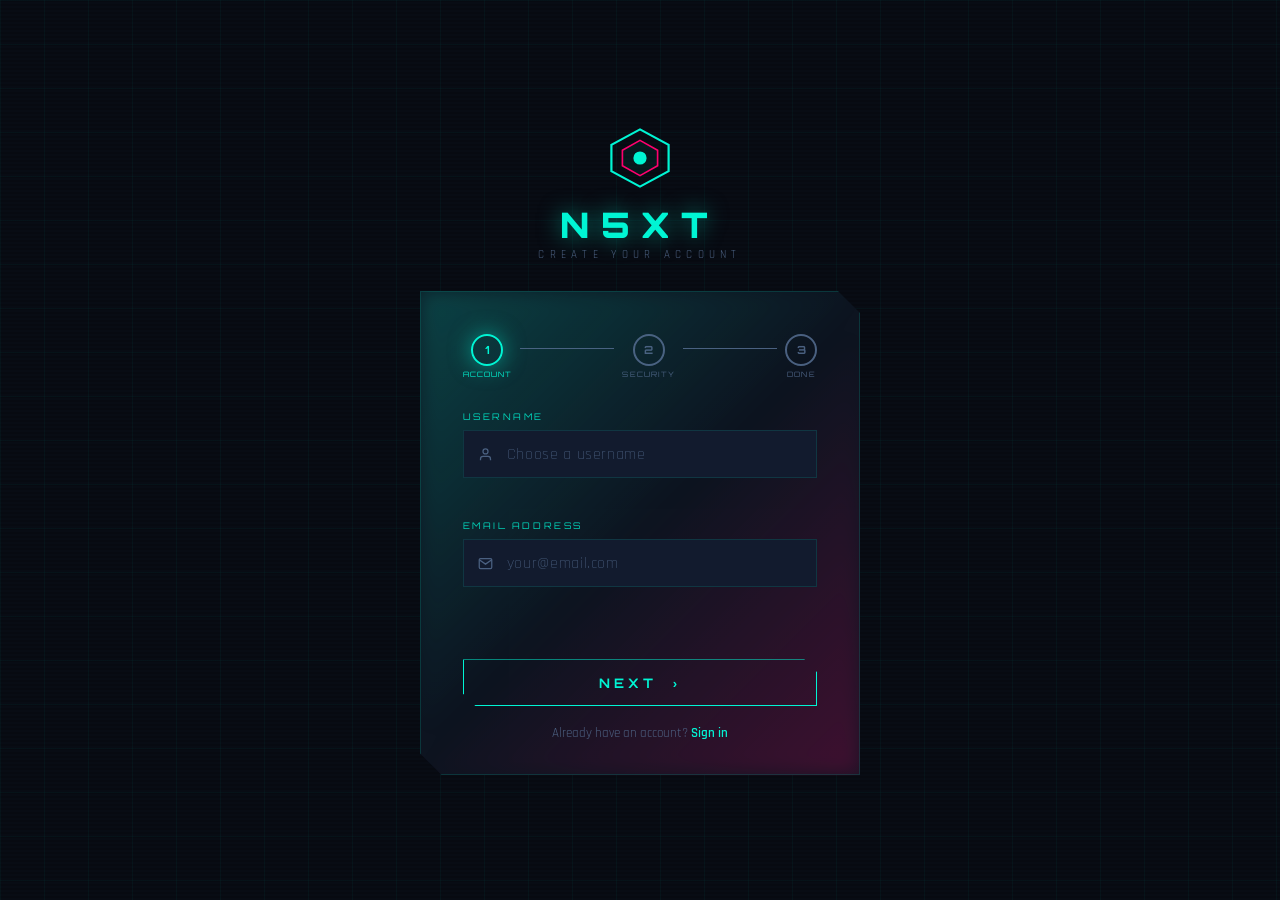
<file: registerH.html>
<!DOCTYPE html>
<html lang="en">
<head>
  <meta charset="UTF-8"/>
  <meta name="viewport" content="width=device-width, initial-scale=1.0"/>
  <title>N5XT — Register</title>
  <link href="https://fonts.googleapis.com/css2?family=Orbitron:wght@400;700;900&family=Rajdhani:wght@300;400;600&display=swap" rel="stylesheet"/>
  <link rel="stylesheet" href="shared.css"/>
</head>
<body>
<div class="bg-grid"></div>
<div class="scanline"></div>
<div class="auth-wrap">
  <div class="logo-block">
    <div class="logo-hex"><svg viewBox="0 0 60 60" fill="none"><polygon points="30,4 56,18 56,42 30,56 4,42 4,18" stroke="#00f5d4" stroke-width="2" fill="none"/><polygon points="30,14 46,23 46,37 30,46 14,37 14,23" stroke="#ff006e" stroke-width="1.5" fill="rgba(0,245,212,0.06)"/><circle cx="30" cy="30" r="6" fill="#00f5d4"/></svg></div>
    <h1 class="logo-name">N5XT</h1>
    <p class="logo-tag">CREATE YOUR ACCOUNT</p>
  </div>
  <div class="card" id="regCard">
    <div class="card-glow"></div>
    <div class="steps">
      <div class="step active" id="rs1"><span>1</span><small>ACCOUNT</small></div>
      <div class="step-ln" id="rln1"></div>
      <div class="step" id="rs2"><span>2</span><small>SECURITY</small></div>
      <div class="step-ln" id="rln2"></div>
      <div class="step" id="rs3"><span>3</span><small>DONE</small></div>
    </div>
    <!-- Step 1 -->
    <div class="panel" id="rp1">
      <div class="field">
        <label>USERNAME</label>
        <div class="frow">
          <span class="fico"><svg width="15" height="15" viewBox="0 0 24 24" fill="none" stroke="currentColor" stroke-width="2"><path d="M20 21v-2a4 4 0 0 0-4-4H8a4 4 0 0 0-4 4v2"/><circle cx="12" cy="7" r="4"/></svg></span>
          <input type="text" id="rUser" placeholder="Choose a username" autocomplete="off"/>
          <span class="ubar"></span>
        </div>
        <p class="fhint" id="rUserHint"></p>
      </div>
      <div class="field">
        <label>EMAIL ADDRESS</label>
        <div class="frow">
          <span class="fico"><svg width="15" height="15" viewBox="0 0 24 24" fill="none" stroke="currentColor" stroke-width="2"><path d="M4 4h16c1.1 0 2 .9 2 2v12c0 1.1-.9 2-2 2H4c-1.1 0-2-.9-2-2V6c0-1.1.9-2 2-2z"/><polyline points="22,6 12,13 2,6"/></svg></span>
          <input type="email" id="rEmail" placeholder="your@email.com" autocomplete="off"/>
          <span class="ubar"></span>
        </div>
        <p class="fhint" id="rEmailHint"></p>
      </div>
      <p class="msg" id="rErr1"></p>
      <button class="btn" id="rNext" type="button"><span class="btn-lbl">NEXT &nbsp;›</span><span class="btn-shine"></span></button>
    </div>
    <!-- Step 2 -->
    <div class="panel hide" id="rp2">
      <div class="field">
        <label>PASSWORD</label>
        <div class="frow">
          <span class="fico"><svg width="15" height="15" viewBox="0 0 24 24" fill="none" stroke="currentColor" stroke-width="2"><rect x="3" y="11" width="18" height="11" rx="2"/><path d="M7 11V7a5 5 0 0 1 10 0v4"/></svg></span>
          <input type="password" id="rPass" placeholder="Create a strong password"/>
          <button class="eye" type="button" id="rEye1">
            <svg class="eo" width="15" height="15" viewBox="0 0 24 24" fill="none" stroke="currentColor" stroke-width="2"><path d="M1 12s4-8 11-8 11 8 11 8-4 8-11 8-11-8-11-8z"/><circle cx="12" cy="12" r="3"/></svg>
            <svg class="ec" width="15" height="15" viewBox="0 0 24 24" fill="none" stroke="currentColor" stroke-width="2" style="display:none"><path d="M17.94 17.94A10.07 10.07 0 0 1 12 20c-7 0-11-8-11-8a18.45 18.45 0 0 1 5.06-5.94"/><line x1="1" y1="1" x2="23" y2="23"/></svg>
          </button>
          <span class="ubar"></span>
        </div>
        <div class="str-wrap"><div class="str-bar"><span id="sb1"></span><span id="sb2"></span><span id="sb3"></span><span id="sb4"></span></div><span class="str-lbl" id="strLbl">Enter a password</span></div>
      </div>
      <div class="field">
        <label>CONFIRM PASSWORD</label>
        <div class="frow">
          <span class="fico"><svg width="15" height="15" viewBox="0 0 24 24" fill="none" stroke="currentColor" stroke-width="2"><rect x="3" y="11" width="18" height="11" rx="2"/><path d="M7 11V7a5 5 0 0 1 10 0v4"/></svg></span>
          <input type="password" id="rConf" placeholder="Repeat your password"/>
          <button class="eye" type="button" id="rEye2">
            <svg class="eo" width="15" height="15" viewBox="0 0 24 24" fill="none" stroke="currentColor" stroke-width="2"><path d="M1 12s4-8 11-8 11 8 11 8-4 8-11 8-11-8-11-8z"/><circle cx="12" cy="12" r="3"/></svg>
            <svg class="ec" width="15" height="15" viewBox="0 0 24 24" fill="none" stroke="currentColor" stroke-width="2" style="display:none"><path d="M17.94 17.94A10.07 10.07 0 0 1 12 20c-7 0-11-8-11-8a18.45 18.45 0 0 1 5.06-5.94"/><line x1="1" y1="1" x2="23" y2="23"/></svg>
          </button>
          <span class="ubar"></span>
        </div>
      </div>
      <label class="cb" style="margin-bottom:1rem"><input type="checkbox" id="rTerms"/><span class="cb-box"></span><span>I agree to the Terms &amp; Conditions</span></label>
      <p class="msg" id="rErr2"></p>
      <div class="btn-row">
        <button class="btn-sec" type="button" id="rBack">&#8249; BACK</button>
        <button class="btn flex1" type="button" id="rCreateBtn"><span class="btn-lbl">CREATE ACCOUNT</span><span class="btn-spin"></span><span class="btn-shine"></span></button>
      </div>
    </div>
    <!-- Step 3: Success -->
    <div class="panel hide" id="rp3">
      <div class="suc-wrap">
        <div class="suc-ico"><svg viewBox="0 0 60 60" fill="none"><circle cx="30" cy="30" r="28" stroke="#00f5d4" stroke-width="2"/><polyline points="18,30 26,38 42,22" stroke="#00f5d4" stroke-width="3" stroke-linecap="round" stroke-linejoin="round"/></svg></div>
        <h2 class="suc-title">ACCOUNT CREATED!</h2>
        <p class="suc-sub">Welcome, <strong id="rNewName"></strong>!</p>
        <p class="suc-sub" style="margin-top:.4rem">Taking you to login...</p>
        <div class="rbar"><div class="rfill" id="rFill"></div></div>
      </div>
    </div>
    <div class="lrow" id="rLoginRow">Already have an account? <a href="index.html" class="lnk">Sign in</a></div>
  </div>
</div>
<script src="sharedJ.js"></script>
<script src="api.js"></script>
<script src="registerJ.js"></script>
</body>
</html>
</file>
<file: shared.css>
/* =============================================
   shared.css
   ============================================= */
*, *::before, *::after { box-sizing: border-box; margin: 0; padding: 0; }

:root {
  --c:    #00f5d4;
  --p:    #ff006e;
  --y:    #ffd60a;
  --g:    #00e660;
  --dark: #080c14;
  --d2:   #0d1420;
  --d3:   #121b2e;
  --text: #c8d8f0;
  --dim:  #4a6080;
  --bord: rgba(0,245,212,0.15);
  --gc:   0 0 22px rgba(0,245,212,0.5);
  --gp:   0 0 22px rgba(255,0,110,0.5);
}

html, body { min-height:100%; background:var(--dark); color:var(--text); font-family:'Rajdhani',sans-serif; overflow-x:hidden; }

.bg-grid {
  position:fixed; inset:0; z-index:0; pointer-events:none;
  background-image:linear-gradient(rgba(0,245,212,.04) 1px,transparent 1px),linear-gradient(90deg,rgba(0,245,212,.04) 1px,transparent 1px);
  background-size:44px 44px; animation:gridPulse 9s ease-in-out infinite;
}
@keyframes gridPulse { 0%,100%{opacity:.45} 50%{opacity:1} }
.scanline { position:fixed; inset:0; z-index:1; pointer-events:none; background:repeating-linear-gradient(0deg,transparent,transparent 2px,rgba(0,0,0,.1) 2px,rgba(0,0,0,.1) 4px); }

.auth-wrap { position:relative; z-index:2; min-height:100vh; display:flex; flex-direction:column; align-items:center; justify-content:center; padding:2rem; gap:1.8rem; overflow-y:auto; }

/* ── Logo ── */
.logo-block { text-align:center; animation:fdDown .8s ease both; }
.logo-hex { width:66px; height:66px; margin:0 auto 1rem; animation:hspin 14s linear infinite; }
.logo-hex svg { width:100%; height:100%; }
@keyframes hspin { to{transform:rotate(360deg)} }
.logo-name { font-family:'Orbitron',sans-serif; font-size:2.2rem; font-weight:900; letter-spacing:.32em; line-height:1; color:var(--c); text-shadow:var(--gc); }
.logo-tag { margin-top:.4rem; font-size:.66rem; letter-spacing:.5em; color:var(--dim); text-transform:uppercase; }

/* ── Card ── */
.card { position:relative; width:100%; max-width:440px; background:var(--d2); border:1px solid var(--bord); padding:2.6rem 2.6rem 2rem; animation:fdUp .8s .18s ease both; clip-path:polygon(0 0,calc(100% - 22px) 0,100% 22px,100% 100%,22px 100%,0 calc(100% - 22px)); }
.card::before { content:''; position:absolute; inset:0; pointer-events:none; background:linear-gradient(135deg,rgba(0,245,212,.03),transparent 50%,rgba(255,0,110,.03)); }
.card-glow { position:absolute; inset:-2px; z-index:-1; background:linear-gradient(135deg,var(--c),transparent 50%,var(--p)); opacity:.18; filter:blur(10px); }

/* ── Fields ── */
.field { margin-bottom:1.4rem; }
.field label { display:block; font-family:'Orbitron',sans-serif; font-size:.57rem; letter-spacing:.28em; color:var(--c); opacity:.85; margin-bottom:.5rem; }
.frow { position:relative; display:flex; align-items:center; }
.fico { position:absolute; left:.95rem; color:var(--dim); display:flex; align-items:center; pointer-events:none; transition:color .3s; }
.frow:focus-within .fico { color:var(--c); }
.frow input { width:100%; background:var(--d3); border:1px solid rgba(0,245,212,.12); padding:.78rem 3rem .78rem 2.7rem; color:var(--text); font-family:'Rajdhani',sans-serif; font-size:1rem; font-weight:600; letter-spacing:.04em; outline:none; transition:border-color .3s,background .3s; }
.frow input::placeholder { color:var(--dim); font-weight:300; }
.frow input:focus { border-color:var(--c); background:rgba(0,245,212,.025); }
.frow input:focus ~ .ubar { width:100%; }
.ubar { position:absolute; bottom:0; left:0; width:0; height:1px; background:var(--c); box-shadow:var(--gc); transition:width .4s; }
.eye { position:absolute; right:.85rem; background:none; border:none; cursor:pointer; color:var(--dim); display:flex; align-items:center; padding:.25rem; transition:color .3s; z-index:2; }
.eye:hover { color:var(--c); }

/* ── Strength ── */
.str-wrap { margin-top:.5rem; }
.str-bar { display:flex; gap:4px; margin-bottom:.28rem; }
.str-bar span { flex:1; height:3px; background:var(--d3); border-radius:2px; transition:background .3s; }
.str-lbl { font-size:.67rem; letter-spacing:.1em; color:var(--dim); }

/* ── Hint ── */
.fhint { font-size:.7rem; letter-spacing:.05em; margin-top:.32rem; min-height:.9rem; }
.fhint.ok  { color:var(--c); }
.fhint.err { color:var(--p); }

/* ── Checkbox ── */
.cb { display:flex; align-items:center; gap:.55rem; cursor:pointer; user-select:none; font-size:.84rem; color:var(--dim); }
.cb input { display:none; }
.cb-box { width:15px; height:15px; flex-shrink:0; border:1px solid var(--dim); background:transparent; position:relative; transition:all .25s; }
.cb input:checked + .cb-box { background:var(--c); border-color:var(--c); }
.cb input:checked + .cb-box::after { content:''; position:absolute; top:1px; left:3px; width:6px; height:9px; border-right:2px solid var(--dark); border-bottom:2px solid var(--dark); transform:rotate(45deg); }

/* ── Messages ── */
.msg { min-height:1.3rem; font-size:.8rem; letter-spacing:.06em; text-align:center; margin-bottom:.6rem; }
.msg.err { color:var(--p); }
.msg.ok  { color:var(--c); }

/* ── Primary button ── */
.btn { position:relative; width:100%; padding:.9rem; background:transparent; border:1px solid var(--c); color:var(--c); font-family:'Orbitron',sans-serif; font-size:.82rem; font-weight:700; letter-spacing:.3em; cursor:pointer; overflow:hidden; transition:background .3s,box-shadow .3s; clip-path:polygon(0 0,calc(100% - 13px) 0,100% 13px,100% 100%,13px 100%,0 calc(100% - 13px)); }
.btn:hover { background:rgba(0,245,212,.1); box-shadow:var(--gc),inset var(--gc); }
.btn:active { transform:scale(.98); }
.btn-shine { position:absolute; top:0; left:-130%; width:60%; height:100%; background:linear-gradient(90deg,transparent,rgba(0,245,212,.28),transparent); transform:skewX(-20deg); transition:left .5s; }
.btn:hover .btn-shine { left:170%; }
.btn-spin { display:none; width:16px; height:16px; border:2px solid rgba(0,245,212,.3); border-top-color:var(--c); border-radius:50%; animation:spin .65s linear infinite; position:absolute; right:1.1rem; top:50%; transform:translateY(-50%); }
.btn.ld .btn-lbl { opacity:.45; }
.btn.ld .btn-spin { display:block; }
@keyframes spin { to{transform:translateY(-50%) rotate(360deg)} }

/* ── Secondary button ── */
.btn-sec { padding:.9rem 1rem; background:transparent; border:1px solid var(--dim); color:var(--dim); font-family:'Orbitron',sans-serif; font-size:.72rem; letter-spacing:.15em; cursor:pointer; white-space:nowrap; transition:all .25s; clip-path:polygon(0 0,calc(100% - 10px) 0,100% 10px,100% 100%,10px 100%,0 calc(100% - 10px)); }
.btn-sec:hover { border-color:var(--c); color:var(--c); }
.btn-row { display:flex; gap:.8rem; align-items:stretch; }
.flex1 { flex:1; }

/* ── Divider / links ── */
.divider { display:flex; align-items:center; gap:.8rem; margin:.5rem 0 1.1rem; font-size:.66rem; letter-spacing:.15em; color:var(--dim); }
.divider::before, .divider::after { content:''; flex:1; height:1px; background:var(--bord); }
.lrow { text-align:center; margin-top:1.2rem; font-size:.84rem; color:var(--dim); }
.lnk { color:var(--c); text-decoration:none; font-weight:600; transition:text-shadow .3s; }
.lnk:hover { text-shadow:var(--gc); }
.opt-row { display:flex; justify-content:space-between; align-items:center; margin-bottom:1rem; font-size:.84rem; }
.demo-hint { font-size:.64rem; letter-spacing:.08em; color:#1e3050; text-align:center; }

/* ── Steps ── */
.steps { display:flex; align-items:center; margin-bottom:2rem; }
.step { display:flex; flex-direction:column; align-items:center; gap:.3rem; flex-shrink:0; }
.step span { width:32px; height:32px; border-radius:50%; border:2px solid var(--dim); display:flex; align-items:center; justify-content:center; font-family:'Orbitron',sans-serif; font-size:.7rem; font-weight:700; color:var(--dim); transition:all .4s; }
.step small { font-family:'Orbitron',sans-serif; font-size:.46rem; letter-spacing:.15em; color:var(--dim); transition:color .4s; }
.step.active span { border-color:var(--c); color:var(--c); box-shadow:var(--gc); }
.step.active small { color:var(--c); }
.step.done span { background:var(--c); border-color:var(--c); color:var(--dark); }
.step.done small { color:var(--c); }
.step-ln { flex:1; height:1px; background:var(--dim); margin:0 .5rem; margin-bottom:1rem; transition:background .4s; }
.step-ln.done { background:var(--c); box-shadow:var(--gc); }

/* ── Panels ── */
.panel { animation:fdUp .4s ease both; }
.hide  { display:none !important; }

/* ── Success ── */
.suc-wrap { text-align:center; padding:.5rem 0; }
.suc-ico { width:78px; height:78px; margin:0 auto 1.5rem; animation:popIn .6s cubic-bezier(.175,.885,.32,1.275) both; }
.suc-ico svg { width:100%; height:100%; }
@keyframes popIn { from{transform:scale(0) rotate(-20deg);opacity:0} to{transform:scale(1) rotate(0);opacity:1} }
.suc-title { font-family:'Orbitron',sans-serif; font-size:1.35rem; font-weight:900; letter-spacing:.12em; color:var(--c); text-shadow:var(--gc); margin-bottom:.6rem; }
.suc-sub { color:var(--dim); font-size:.9rem; line-height:1.7; }
.suc-sub strong { color:var(--text); }
.rbar { margin-top:1.2rem; height:3px; background:var(--d3); border-radius:2px; overflow:hidden; }
.rfill { height:100%; width:0; background:var(--c); box-shadow:var(--gc); transition:width 3s linear; }

/* ── Found badge (forgot) ── */
.found-badge { display:flex; align-items:center; gap:.6rem; margin-bottom:1.5rem; padding:.7rem 1rem; background:rgba(0,245,212,.06); border:1px solid rgba(0,245,212,.2); color:var(--c); font-family:'Orbitron',sans-serif; font-size:.72rem; letter-spacing:.12em; }

/* ── Reset icon ── */
.reset-ico { width:66px; height:66px; margin:0 auto 1.2rem; animation:rpulse 2.5s ease-in-out infinite; }
.reset-ico svg { width:100%; height:100%; }
@keyframes rpulse { 0%,100%{filter:drop-shadow(0 0 4px rgba(255,0,110,.3))} 50%{filter:drop-shadow(0 0 14px rgba(255,0,110,.8))} }
.reset-desc { font-size:.88rem; color:var(--dim); line-height:1.7; text-align:center; margin-bottom:1.5rem; }

/* ── OTP boxes ── */
.otp-label { font-family:'Orbitron',sans-serif; font-size:.72rem; letter-spacing:.22em; color:var(--c); margin-bottom:.45rem; }
.otp-hint  { font-size:.8rem; color:var(--dim); letter-spacing:.04em; margin-bottom:1.4rem; }
.otp-boxes { display:flex; gap:.5rem; justify-content:center; margin-bottom:1.2rem; }
.otp-digit, .fotp-digit {
  width:46px; height:56px; background:var(--d3);
  border:1px solid rgba(0,245,212,.2); color:var(--c);
  font-family:'Orbitron',sans-serif; font-size:1.4rem; font-weight:700;
  text-align:center; outline:none; caret-color:var(--c);
  transition:border-color .25s,box-shadow .25s;
}
.otp-digit:focus, .fotp-digit:focus { border-color:var(--c); box-shadow:0 0 0 1px var(--c),var(--gc); }
.otp-footer { display:flex; align-items:center; justify-content:center; gap:.7rem; margin-top:.9rem; margin-bottom:.4rem; }
.link-btn { background:none; border:none; color:var(--c); cursor:pointer; font-family:'Rajdhani',sans-serif; font-size:.82rem; font-weight:600; letter-spacing:.06em; transition:text-shadow .3s; }
.link-btn:hover { text-shadow:var(--gc); }
.timer-txt { font-size:.72rem; color:var(--dim); letter-spacing:.06em; }
.back-link { display:block; text-align:center; margin:.2rem auto 0; background:none; border:none; color:var(--dim); cursor:pointer; font-family:'Rajdhani',sans-serif; font-size:.78rem; letter-spacing:.08em; transition:color .25s; }
.back-link:hover { color:var(--c); }

/* ── Animations ── */
@keyframes fdDown { from{opacity:0;transform:translateY(-26px)} to{opacity:1;transform:translateY(0)} }
@keyframes fdUp   { from{opacity:0;transform:translateY(26px)}  to{opacity:1;transform:translateY(0)} }
@keyframes shake  { 0%,100%{transform:translateX(0)} 20%{transform:translateX(-9px)} 40%{transform:translateX(9px)} 60%{transform:translateX(-5px)} 80%{transform:translateX(5px)} }

@media (max-width:480px) {
  .card { padding:2rem 1.4rem 1.6rem; }
  .logo-name { font-size:1.75rem; }
  .otp-digit, .fotp-digit { width:40px; height:50px; font-size:1.2rem; }
}
</file>
<file: loginC.css>
/* ===== RESET & ROOT ===== */
*, *::before, *::after { box-sizing: border-box; margin: 0; padding: 0; }

:root {
  --cyan: #00f5d4;
  --pink: #ff006e;
  --purple: #7b2fff;
  --dark: #080c14;
  --dark2: #0d1420;
  --dark3: #121b2e;
  --text: #c8d8f0;
  --text-dim: #4a6080;
  --border: rgba(0,245,212,0.15);
  --glow-cyan: 0 0 20px rgba(0,245,212,0.4);
  --glow-pink: 0 0 20px rgba(255,0,110,0.4);
}

html, body {
  height: 100%;
  background: var(--dark);
  color: var(--text);
  font-family: 'Rajdhani', sans-serif;
  overflow: hidden;
}

/* ===== BACKGROUND GRID ===== */
.bg-grid {
  position: fixed;
  inset: 0;
  background-image:
    linear-gradient(rgba(0,245,212,0.04) 1px, transparent 1px),
    linear-gradient(90deg, rgba(0,245,212,0.04) 1px, transparent 1px);
  background-size: 40px 40px;
  animation: gridPulse 8s ease-in-out infinite;
  pointer-events: none;
  z-index: 0;
}
@keyframes gridPulse {
  0%, 100% { opacity: 0.6; }
  50% { opacity: 1; }
}

/* ===== SCANLINE ===== */
.scanline {
  position: fixed;
  inset: 0;
  background: repeating-linear-gradient(
    0deg,
    transparent,
    transparent 2px,
    rgba(0,0,0,0.15) 2px,
    rgba(0,0,0,0.15) 4px
  );
  pointer-events: none;
  z-index: 1;
}

/* ===== CONTAINER ===== */
.container {
  position: relative;
  z-index: 2;
  min-height: 100vh;
  display: flex;
  flex-direction: column;
  align-items: center;
  justify-content: center;
  padding: 2rem;
  gap: 2rem;
}

/* ===== LOGO ===== */
.logo-wrap {
  text-align: center;
  animation: fadeDown 0.8s ease both;
}
.logo-icon {
  width: 64px;
  height: 64px;
  margin: 0 auto 1rem;
  animation: rotateSlow 12s linear infinite;
}
.logo-icon svg { width: 100%; height: 100%; }
@keyframes rotateSlow {
  from { transform: rotate(0deg); }
  to { transform: rotate(360deg); }
}
.logo-text {
  font-family: 'Orbitron', sans-serif;
  font-size: 2.2rem;
  font-weight: 900;
  letter-spacing: 0.3em;
  color: var(--cyan);
  text-shadow: var(--glow-cyan);
  line-height: 1;
}
.logo-sub {
  font-size: 0.7rem;
  letter-spacing: 0.5em;
  color: var(--text-dim);
  margin-top: 0.4rem;
  text-transform: uppercase;
}

/* ===== CARD ===== */
.card {
  position: relative;
  width: 100%;
  max-width: 420px;
  background: var(--dark2);
  border: 1px solid var(--border);
  border-radius: 2px;
  padding: 2.5rem 2.5rem 2rem;
  animation: fadeUp 0.8s 0.2s ease both;
  clip-path: polygon(0 0, calc(100% - 20px) 0, 100% 20px, 100% 100%, 20px 100%, 0 calc(100% - 20px));
}
.card::before {
  content: '';
  position: absolute;
  inset: 0;
  background: linear-gradient(135deg, rgba(0,245,212,0.03), transparent 50%, rgba(255,0,110,0.03));
  pointer-events: none;
}
.card-glow {
  position: absolute;
  inset: -1px;
  border-radius: 2px;
  background: linear-gradient(135deg, var(--cyan), transparent 50%, var(--pink));
  opacity: 0.2;
  z-index: -1;
  filter: blur(8px);
}

/* ===== INPUTS ===== */
.input-group {
  margin-bottom: 1.4rem;
}
.input-group label {
  display: block;
  font-family: 'Orbitron', sans-serif;
  font-size: 0.6rem;
  letter-spacing: 0.25em;
  color: var(--cyan);
  margin-bottom: 0.5rem;
  opacity: 0.8;
}
.input-wrap {
  position: relative;
  display: flex;
  align-items: center;
}
.input-icon {
  position: absolute;
  left: 0.9rem;
  color: var(--text-dim);
  display: flex;
  align-items: center;
  pointer-events: none;
  transition: color 0.3s;
}
.input-wrap input {
  width: 100%;
  background: var(--dark3);
  border: 1px solid rgba(0,245,212,0.12);
  border-radius: 2px;
  padding: 0.75rem 2.8rem 0.75rem 2.6rem;
  color: var(--text);
  font-family: 'Rajdhani', sans-serif;
  font-size: 1rem;
  font-weight: 600;
  letter-spacing: 0.05em;
  outline: none;
  transition: border-color 0.3s, background 0.3s;
}
.input-wrap input::placeholder {
  color: var(--text-dim);
  font-weight: 300;
}
.input-wrap input:focus {
  border-color: var(--cyan);
  background: rgba(0,245,212,0.03);
}
.input-wrap input:focus ~ .input-line {
  width: 100%;
}
.input-wrap input:focus + .toggle-pw ~ .input-line,
.input-wrap input:focus ~ .input-line {
  width: 100%;
}
.input-wrap:focus-within .input-icon { color: var(--cyan); }

.input-line {
  position: absolute;
  bottom: 0;
  left: 0;
  width: 0;
  height: 1px;
  background: var(--cyan);
  transition: width 0.4s ease;
  box-shadow: var(--glow-cyan);
}
.toggle-pw {
  position: absolute;
  right: 0.8rem;
  background: none;
  border: none;
  cursor: pointer;
  color: var(--text-dim);
  display: flex;
  align-items: center;
  padding: 0.2rem;
  transition: color 0.3s;
  z-index: 1;
}
.toggle-pw:hover { color: var(--cyan); }

/* ===== OPTIONS ROW ===== */
.row-options {
  display: flex;
  justify-content: space-between;
  align-items: center;
  margin-bottom: 1rem;
  font-size: 0.85rem;
}
.checkbox-wrap {
  display: flex;
  align-items: center;
  gap: 0.5rem;
  cursor: pointer;
  user-select: none;
  color: var(--text-dim);
}
.checkbox-wrap input { display: none; }
.custom-check {
  width: 14px;
  height: 14px;
  border: 1px solid var(--text-dim);
  background: transparent;
  display: inline-block;
  position: relative;
  transition: border-color 0.3s, background 0.3s;
}
.checkbox-wrap input:checked + .custom-check {
  background: var(--cyan);
  border-color: var(--cyan);
}
.checkbox-wrap input:checked + .custom-check::after {
  content: '';
  position: absolute;
  top: 1px; left: 3px;
  width: 5px; height: 8px;
  border-right: 2px solid var(--dark);
  border-bottom: 2px solid var(--dark);
  transform: rotate(45deg);
}
.forgot {
  color: var(--text-dim);
  text-decoration: none;
  font-size: 0.82rem;
  letter-spacing: 0.02em;
  transition: color 0.3s;
}
.forgot:hover { color: var(--cyan); }

/* ===== ERROR ===== */
.error-msg {
  min-height: 1.2rem;
  font-size: 0.82rem;
  color: var(--pink);
  letter-spacing: 0.05em;
  margin-bottom: 0.8rem;
  text-align: center;
}

/* ===== LOGIN BUTTON ===== */
.btn-login {
  position: relative;
  width: 100%;
  padding: 0.9rem;
  background: transparent;
  border: 1px solid var(--cyan);
  color: var(--cyan);
  font-family: 'Orbitron', sans-serif;
  font-size: 0.85rem;
  font-weight: 700;
  letter-spacing: 0.3em;
  cursor: pointer;
  overflow: hidden;
  transition: color 0.3s, background 0.3s, box-shadow 0.3s;
  clip-path: polygon(0 0, calc(100% - 12px) 0, 100% 12px, 100% 100%, 12px 100%, 0 calc(100% - 12px));
}
.btn-login:hover {
  background: rgba(0,245,212,0.1);
  box-shadow: var(--glow-cyan), inset var(--glow-cyan);
}
.btn-login:active { transform: scale(0.98); }
.btn-shimmer {
  position: absolute;
  top: 0; left: -120%;
  width: 60%; height: 100%;
  background: linear-gradient(90deg, transparent, rgba(0,245,212,0.25), transparent);
  transform: skewX(-20deg);
  transition: left 0.5s ease;
}
.btn-login:hover .btn-shimmer { left: 160%; }
.btn-loader {
  display: none;
  width: 16px; height: 16px;
  border: 2px solid rgba(0,245,212,0.3);
  border-top-color: var(--cyan);
  border-radius: 50%;
  animation: spin 0.7s linear infinite;
  position: absolute;
  right: 1.2rem; top: 50%;
  transform: translateY(-50%);
}
.btn-login.loading .btn-text { opacity: 0.5; }
.btn-login.loading .btn-loader { display: block; }
@keyframes spin { to { transform: translateY(-50%) rotate(360deg); } }

.signup-link {
  text-align: center;
  margin-top: 1.2rem;
  font-size: 0.85rem;
  color: var(--text-dim);
}
.signup-link a {
  color: var(--cyan);
  text-decoration: none;
  font-weight: 600;
  letter-spacing: 0.05em;
}
.signup-link a:hover { text-shadow: var(--glow-cyan); }

/* ===== ANIMATIONS ===== */
@keyframes fadeDown {
  from { opacity: 0; transform: translateY(-24px); }
  to   { opacity: 1; transform: translateY(0); }
}
@keyframes fadeUp {
  from { opacity: 0; transform: translateY(24px); }
  to   { opacity: 1; transform: translateY(0); }
}

/* ===== RESPONSIVE ===== */
@media (max-width: 480px) {
  .card { padding: 2rem 1.5rem; }
  .logo-text { font-size: 1.7rem; }
}
</file>
<file: dc.css>
/* ══════════════════════════════════════
   STICKMAN DUEL — CSS
══════════════════════════════════════ */
*{margin:0;padding:0;box-sizing:border-box}
html,body{width:100%;height:100%;overflow:hidden;background:#05080f;color:#fff;font-family:'Rajdhani',sans-serif}

/* ── TOPBAR ── */
#topbar{position:fixed;top:0;left:0;right:0;height:52px;z-index:200;
  display:flex;align-items:center;justify-content:space-between;padding:0 18px;
  background:rgba(5,8,15,.97);border-bottom:2px solid rgba(0,245,212,.35)}
.tb-left{display:flex;align-items:center;gap:10px}
.tb-right{display:flex;align-items:center;gap:14px}
.tb-title{font-family:'Orbitron',monospace;font-size:.9rem;font-weight:900;letter-spacing:.2em;color:#00f5d4;text-shadow:0 0 14px #00f5d4}
.tb-badge{font-family:'Orbitron',monospace;font-size:.55rem;letter-spacing:.1em;color:rgba(0,230,96,.7);padding:3px 8px;border:1px solid rgba(0,230,96,.3)}
.tb-badge.offline{color:rgba(255,0,110,.7);border-color:rgba(255,0,110,.3)}
#menuTopBtn{background:transparent;border:1px solid rgba(255,0,110,.5);color:#ff006e;
  font-family:'Orbitron',monospace;font-size:.58rem;letter-spacing:.12em;padding:5px 14px;cursor:pointer;transition:all .2s}
#menuTopBtn:hover{background:rgba(255,0,110,.15)}

/* ── SCREENS ── */
.screen{position:fixed;top:52px;left:0;right:0;bottom:0;
  display:flex;flex-direction:column;align-items:center;justify-content:center;
  padding:20px;gap:20px;overflow-y:auto}
.hidden{display:none!important}

/* ══ MAIN MENU ══ */
.menu-hero{text-align:center}
.menu-fighters{display:flex;align-items:center;justify-content:center;gap:18px;margin-bottom:8px}
.menu-fig{font-size:clamp(3rem,7vw,5rem);animation:figBob 2.4s ease-in-out infinite;
  filter:drop-shadow(0 0 18px rgba(0,245,212,.55))}
.menu-fig.right{animation-delay:.7s;filter:drop-shadow(0 0 18px rgba(255,0,110,.55))}
@keyframes figBob{0%,100%{transform:translateY(0)}50%{transform:translateY(-12px)}}
.menu-vs{font-family:'Orbitron',monospace;font-size:1.1rem;font-weight:900;color:#ffd60a;text-shadow:0 0 18px rgba(255,214,10,.6)}
.menu-title{font-family:'Orbitron',monospace;font-size:clamp(2rem,6vw,3.4rem);font-weight:900;color:#00f5d4;text-shadow:0 0 30px rgba(0,245,212,.5);letter-spacing:.1em}
.menu-tag{font-size:.7rem;letter-spacing:.28em;color:rgba(0,245,212,.4);margin-top:3px}
.java-badge{font-family:'Orbitron',monospace;font-size:.58rem;letter-spacing:.12em;color:rgba(255,214,10,.5);
  border:1px solid rgba(255,214,10,.2);padding:5px 14px;background:rgba(255,214,10,.04)}

.menu-btns{display:flex;flex-direction:column;gap:10px;width:100%;max-width:420px}
.mbtn{position:relative;overflow:hidden;display:flex;align-items:center;gap:14px;padding:15px 20px;
  background:rgba(0,0,0,.45);border:1px solid rgba(255,255,255,.1);cursor:pointer;transition:all .22s;
  font-family:inherit;text-align:left;width:100%}
.mbtn:hover{transform:translateX(5px)}
.mbtn.cyan{border-color:rgba(0,245,212,.25)}.mbtn.cyan:hover{background:rgba(0,245,212,.07);border-color:#00f5d4;box-shadow:0 0 22px rgba(0,245,212,.15)}
.mbtn.red{border-color:rgba(255,0,110,.25)}.mbtn.red:hover{background:rgba(255,0,110,.07);border-color:#ff006e;box-shadow:0 0 22px rgba(255,0,110,.15)}
.mbtn.gold{border-color:rgba(255,214,10,.18)}.mbtn.gold:hover{background:rgba(255,214,10,.06);border-color:#ffd60a;box-shadow:0 0 22px rgba(255,214,10,.12)}
.mbtn-sweep{position:absolute;top:0;left:-100%;width:60%;height:100%;background:linear-gradient(90deg,transparent,rgba(255,255,255,.06),transparent);transition:left .4s;pointer-events:none}
.mbtn:hover .mbtn-sweep{left:140%}
.mbtn-icon{font-size:1.7rem;flex-shrink:0}
.mbtn-body{flex:1}
.mbtn-label{font-family:'Orbitron',monospace;font-size:.82rem;font-weight:700;letter-spacing:.14em;color:#fff;display:block}
.mbtn-hint{font-size:.7rem;color:rgba(255,255,255,.45);display:block;margin-top:1px}
.mbtn-arr{font-family:'Orbitron',monospace;font-size:1.1rem;color:rgba(255,255,255,.2);flex-shrink:0;transition:all .2s}
.mbtn.cyan:hover .mbtn-arr{color:#00f5d4;transform:translateX(4px)}
.mbtn.red:hover  .mbtn-arr{color:#ff006e;transform:translateX(4px)}
.mbtn.gold:hover .mbtn-arr{color:#ffd60a;transform:translateX(4px)}

.menu-stats{display:flex;gap:28px}
.mstat{display:flex;flex-direction:column;align-items:center;gap:2px}
.mstat-val{font-family:'Orbitron',monospace;font-size:1.25rem;font-weight:900;color:#00f5d4}
.mstat-val.red{color:#ff006e}.mstat-val.gold{color:#ffd60a}
.mstat-lbl{font-size:.58rem;letter-spacing:.18em;color:rgba(255,255,255,.3)}

/* ══ WEAPON SELECT ══ */
.ws-hdr{text-align:center}
.ws-phase{font-family:'Orbitron',monospace;font-size:.9rem;font-weight:900;letter-spacing:.15em;color:#00f5d4;text-shadow:0 0 14px rgba(0,245,212,.5)}
.ws-sub{font-size:.7rem;color:rgba(255,255,255,.4);margin-top:3px}
.wgrid{display:grid;grid-template-columns:repeat(auto-fill,minmax(105px,1fr));gap:10px;max-width:700px;width:100%}
.wcard{display:flex;flex-direction:column;align-items:center;gap:6px;padding:13px 8px;
  background:rgba(0,0,0,.4);border:1px solid rgba(255,255,255,.07);cursor:pointer;transition:all .2s}
.wcard:hover{border-color:rgba(0,245,212,.4);background:rgba(0,245,212,.04);transform:translateY(-3px)}
.wcard.sel{border-color:#00f5d4;background:rgba(0,245,212,.1);box-shadow:0 0 14px rgba(0,245,212,.25)}
.wcard.sel2{border-color:#ff006e;background:rgba(255,0,110,.08);box-shadow:0 0 14px rgba(255,0,110,.2)}
.wcard-icon{font-size:2rem}.wcard-name{font-family:'Orbitron',monospace;font-size:.56rem;letter-spacing:.1em;color:#fff;text-align:center}
.wcard-type{font-size:.62rem;color:rgba(255,255,255,.45);text-align:center}
.wprev{display:flex;align-items:center;gap:16px;padding:14px 20px;background:rgba(0,0,0,.3);border:1px solid rgba(255,255,255,.07);max-width:520px;width:100%}
.wprev-icon{font-size:2.8rem;flex-shrink:0}
.wprev-name{font-family:'Orbitron',monospace;font-size:.82rem;font-weight:700;letter-spacing:.12em;color:#fff;margin-bottom:3px}
.wprev-desc{font-size:.74rem;color:rgba(255,255,255,.55);margin-bottom:8px}
.wprev-bars{display:flex;gap:10px;flex-wrap:wrap}
.wbar-item{display:flex;flex-direction:column;align-items:center;gap:2px}
.wbar-track{width:55px;height:5px;background:rgba(255,255,255,.1);border-radius:3px;overflow:hidden}
.wbar-fill{height:100%;border-radius:3px;transition:width .3s}
.wbar-lbl{font-size:.56rem;letter-spacing:.08em;color:rgba(255,255,255,.4)}
.wbar-val{font-family:'Orbitron',monospace;font-size:.6rem;color:#fff}
.ws-actions{display:flex;gap:10px;align-items:center}
.ws-confirm{display:flex;align-items:center;gap:8px;padding:12px 24px;background:rgba(0,0,0,.4);
  border:1px solid rgba(0,245,212,.3);cursor:pointer;transition:all .22s;font-family:'Orbitron',monospace;
  font-size:.75rem;font-weight:700;letter-spacing:.14em;color:#00f5d4}
.ws-confirm:hover:not([disabled]){background:rgba(0,245,212,.1);border-color:#00f5d4;box-shadow:0 0 18px rgba(0,245,212,.2)}
.ws-confirm[disabled]{opacity:.3;cursor:not-allowed}
.ws-bk{background:none;border:1px solid rgba(255,255,255,.14);color:rgba(255,255,255,.45);
  font-family:'Orbitron',monospace;font-size:.62rem;letter-spacing:.12em;padding:10px 16px;cursor:pointer;transition:all .2s}
.ws-bk:hover{border-color:rgba(255,255,255,.3);color:#fff}

/* ══ HOW TO PLAY ══ */
.howto-inner{max-width:640px;width:100%;display:flex;flex-direction:column;gap:14px;align-items:flex-start}
.howto-title{font-family:'Orbitron',monospace;font-size:1.1rem;font-weight:900;letter-spacing:.18em;color:#00f5d4;text-shadow:0 0 18px rgba(0,245,212,.4)}
.howto-grid{display:grid;grid-template-columns:1fr 1fr;gap:10px;width:100%}
.hcard{background:rgba(0,0,0,.35);border:1px solid rgba(0,245,212,.12);padding:14px 16px;width:100%}
.hcard-title{font-family:'Orbitron',monospace;font-size:.68rem;font-weight:700;letter-spacing:.14em;color:#00f5d4;margin-bottom:10px}
.ctrl-tbl{display:flex;flex-direction:column;gap:5px}
.ctrl-row{display:grid;grid-template-columns:1fr 1fr;gap:8px;font-size:.8rem}
.ctrl-row span:first-child{color:rgba(255,255,255,.6)}
.ctrl-key{font-family:'Orbitron',monospace;font-size:.64rem;color:#ffd60a;
  background:rgba(255,214,10,.07);border:1px solid rgba(255,214,10,.2);padding:2px 7px;text-align:center;border-radius:2px}
.wmini-list{display:flex;flex-direction:column;gap:4px;width:100%}
.wmini-row{display:flex;justify-content:space-between;font-size:.78rem;padding:3px 0;border-bottom:1px solid rgba(255,255,255,.04)}
.wmini-row span:first-child{color:#fff}.wmini-row span:last-child{color:rgba(255,255,255,.45)}

/* ══ FIGHT HUD ══ */
#fightHUD{display:flex;align-items:stretch;width:100%;background:rgba(0,0,0,.75);border-bottom:1px solid rgba(0,245,212,.15);min-height:62px;flex-shrink:0}
.fhud-side{flex:1;display:flex;flex-direction:column;justify-content:center;gap:4px;padding:8px 16px}
.fhud-side.right{align-items:flex-end}
.fhud-pname{font-family:'Orbitron',monospace;font-size:.62rem;letter-spacing:.12em;color:rgba(255,255,255,.7)}
.fhud-weapon{font-size:.68rem;color:rgba(255,255,255,.4);margin-top:-2px}
.hp-track{width:100%;max-width:220px;height:9px;background:rgba(255,255,255,.1);border-radius:5px;overflow:hidden}
.fhud-side.right .hp-track{margin-left:auto}
.hp-bar{height:100%;border-radius:5px;transition:width .12s}
.hp-bar.a{background:linear-gradient(90deg,#ff4400,#00f5d4);box-shadow:0 0 8px rgba(0,245,212,.4);width:100%}
.hp-bar.b{background:linear-gradient(90deg,#00f5d4,#ff006e);box-shadow:0 0 8px rgba(255,0,110,.4);width:100%}
.hp-bar.danger{background:linear-gradient(90deg,#ff3300,#ff6600)!important}
.hp-txt{font-family:'Orbitron',monospace;font-size:.52rem;color:rgba(255,255,255,.5)}
.fhud-mid{display:flex;flex-direction:column;align-items:center;justify-content:center;padding:0 18px;gap:2px;flex-shrink:0}
#fTimer{font-family:'Orbitron',monospace;font-size:1.8rem;font-weight:900;color:#ffd60a;text-shadow:0 0 18px rgba(255,214,10,.55);min-width:44px;text-align:center;line-height:1}
.round-tag{font-family:'Orbitron',monospace;font-size:.52rem;letter-spacing:.12em;color:rgba(255,255,255,.3)}
.score-tag{font-family:'Orbitron',monospace;font-size:.72rem;font-weight:700;color:#fff;letter-spacing:.1em}
#fightCanvas{flex:1;display:block;width:100%}
#ctrlBar{display:flex;justify-content:space-between;padding:5px 16px;background:rgba(0,0,0,.6);
  border-top:1px solid rgba(255,255,255,.06);font-size:.65rem;color:rgba(255,255,255,.4);flex-shrink:0}

/* ══ SERVER OFFLINE ══ */
.server-offline{position:fixed;inset:0;z-index:500;display:flex;align-items:center;justify-content:center;background:rgba(5,8,15,.95)}
.offline-card{display:flex;flex-direction:column;align-items:center;gap:12px;padding:36px 48px;
  background:#080c18;border:1px solid rgba(255,0,110,.3);max-width:480px;text-align:center}
.offline-title{font-family:'Orbitron',monospace;font-size:1.1rem;font-weight:900;letter-spacing:.15em;color:#ff006e}
.offline-sub{font-size:.82rem;color:rgba(255,255,255,.5)}
.offline-code{background:rgba(0,0,0,.6);border:1px solid rgba(0,245,212,.2);padding:12px 20px;
  font-family:monospace;font-size:.85rem;color:#00f5d4;text-align:left;line-height:1.8;white-space:pre}

/* ── Back to Game Vault button ── */
.vault-back-btn {
  background: transparent;
  border: 1px solid rgba(0,245,212,.25);
  color: rgba(0,245,212,.7);
  font-family: 'Orbitron', monospace;
  font-size: .65rem;
  letter-spacing: .18em;
  padding: 9px 22px;
  cursor: pointer;
  transition: all .22s;
  margin-top: 4px;
}
.vault-back-btn:hover {
  background: rgba(0,245,212,.08);
  border-color: #00f5d4;
  color: #00f5d4;
  box-shadow: 0 0 16px rgba(0,245,212,.2);
  transform: translateX(-3px);
}

/* ── Back to Game Vault button ── */
.vault-back-btn {
  background: none;
  border: 1px solid rgba(0,245,212,.2);
  color: rgba(0,245,212,.6);
  font-family: 'Orbitron', monospace;
  font-size: .65rem;
  letter-spacing: .18em;
  padding: 9px 22px;
  cursor: pointer;
  transition: all .22s;
  clip-path: polygon(0 0, calc(100% - 8px) 0, 100% 8px, 100% 100%, 8px 100%, 0 calc(100% - 8px));
}
.vault-back-btn:hover {
  background: rgba(0,245,212,.08);
  border-color: #00f5d4;
  color: #00f5d4;
  box-shadow: 0 0 16px rgba(0,245,212,.2);
  transform: translateX(-3px);
}

/* Fix topbar menu button to look like nav link */
#menuTopBtn {
  background: transparent;
  border: 1px solid rgba(0,245,212,.35);
  color: #00f5d4;
  font-family: 'Orbitron', monospace;
  font-size: .6rem;
  letter-spacing: .14em;
  padding: 5px 14px;
  cursor: pointer;
  transition: all .2s;
}
#menuTopBtn:hover {
  background: rgba(0,245,212,.1);
  box-shadow: 0 0 12px rgba(0,245,212,.3);
}
/* ══ DIFFICULTY SELECT ══ */
.diff-grid {
  display: grid;
  grid-template-columns: repeat(2, 1fr);
  gap: 14px;
  max-width: 520px;
  width: 100%;
  margin: 18px 0;
}
.diff-btn {
  display: flex;
  flex-direction: column;
  align-items: center;
  gap: 6px;
  padding: 20px 14px;
  background: rgba(0,0,0,.45);
  border: 2px solid rgba(255,255,255,.1);
  cursor: pointer;
  transition: all .2s;
  font-family: inherit;
  clip-path: polygon(0 0, calc(100% - 10px) 0, 100% 10px, 100% 100%, 10px 100%, 0 calc(100% - 10px));
}
.diff-btn:hover { transform: translateY(-4px); }
.diff-icon { font-size: 2.2rem; }
.diff-name {
  font-family: 'Orbitron', monospace;
  font-size: .82rem;
  font-weight: 900;
  letter-spacing: .15em;
  color: #fff;
}
.diff-desc {
  font-size: .68rem;
  color: rgba(255,255,255,.5);
  text-align: center;
}
.diff-btn.easy    { border-color: rgba(0,230,96,.35); }
.diff-btn.easy:hover    { background: rgba(0,230,96,.1); border-color: #00e660; box-shadow: 0 0 22px rgba(0,230,96,.25); }
.diff-btn.medium  { border-color: rgba(0,245,212,.35); }
.diff-btn.medium:hover  { background: rgba(0,245,212,.1); border-color: #00f5d4; box-shadow: 0 0 22px rgba(0,245,212,.25); }
.diff-btn.hard    { border-color: rgba(255,214,10,.35); }
.diff-btn.hard:hover    { background: rgba(255,214,10,.08); border-color: #ffd60a; box-shadow: 0 0 22px rgba(255,214,10,.2); }
.diff-btn.extreme { border-color: rgba(255,0,110,.35); }
.diff-btn.extreme:hover { background: rgba(255,0,110,.1); border-color: #ff006e; box-shadow: 0 0 22px rgba(255,0,110,.25); }
.diff-btn.selected { outline: 3px solid currentColor; }
</file>
<file: forgotC.css>
/* ================================================
   FORGOT.CSS
   ================================================ */

.page-wrap {
  position: relative; z-index: 2;
  min-height: 100vh;
  display: flex; flex-direction: column;
  align-items: center; justify-content: center;
  padding: 2rem; gap: 1.8rem;
  overflow-y: auto;
}

.auth-card { max-width: 430px; }

.hidden { display: none; }

/* ---- Reset icon ---- */
.reset-icon {
  width: 68px; height: 68px;
  margin: 0 auto 1.2rem;
  animation: pulse 2.5s ease-in-out infinite;
}
.reset-icon svg { width: 100%; height: 100%; }
@keyframes pulse {
  0%,100% { filter: drop-shadow(0 0 4px rgba(255,0,110,0.3)); }
  50%      { filter: drop-shadow(0 0 14px rgba(255,0,110,0.8)); }
}

.reset-desc {
  font-size: .9rem; color: var(--dim);
  line-height: 1.7; text-align: center;
  margin-bottom: 1.6rem; letter-spacing: .02em;
}

/* ---- Found badge ---- */
.found-badge {
  display: flex; align-items: center;
  gap: .6rem; margin-bottom: 1.6rem;
  padding: .7rem 1rem;
  background: rgba(0,245,212,.06);
  border: 1px solid rgba(0,245,212,.2);
  color: var(--cyan);
  font-family: 'Orbitron', sans-serif;
  font-size: .75rem; letter-spacing: .12em;
  animation: fadeUp .4s ease;
}

/* ---- Button row ---- */
.btn-row2 {
  display: flex; gap: .8rem;
}
.btn-back-sm {
  padding: .9rem 1rem;
  background: transparent;
  border: 1px solid var(--dim);
  color: var(--dim);
  font-family: 'Orbitron', sans-serif;
  font-size: .72rem; letter-spacing: .12em;
  cursor: pointer; white-space: nowrap;
  transition: border-color .3s, color .3s;
  clip-path: polygon(0 0, calc(100% - 10px) 0, 100% 10px, 100% 100%, 10px 100%, 0 calc(100% - 10px));
}
.btn-back-sm:hover { border-color: var(--cyan); color: var(--cyan); }
.flex1 { flex: 1; }

/* ---- Strength bar colors ---- */
#fsb1, #fsb2, #fsb3, #fsb4 { background: var(--d3); }

/* ---- Success ---- */
.success-wrap {
  text-align: center; padding: .5rem 0;
}
.success-icon {
  width: 80px; height: 80px;
  margin: 0 auto 1.5rem;
  animation: popIn .6s cubic-bezier(.175,.885,.32,1.275) both;
}
.success-icon svg { width: 100%; height: 100%; }
@keyframes popIn {
  from { transform: scale(0) rotate(-20deg); opacity: 0; }
  to   { transform: scale(1) rotate(0);      opacity: 1; }
}
.success-title {
  font-family: 'Orbitron', sans-serif;
  font-size: 1.35rem; font-weight: 900;
  letter-spacing: .12em; color: var(--cyan);
  text-shadow: var(--gc); margin-bottom: .6rem;
}
.success-sub { color: var(--dim); font-size: .92rem; line-height: 1.6; }

.redirect-bar {
  margin-top: 1.2rem; height: 3px;
  background: var(--d3); border-radius: 2px; overflow: hidden;
}
.redirect-fill {
  height: 100%; width: 0;
  background: var(--cyan); box-shadow: var(--gc);
  transition: width 3s linear;
}

/* ---- Strength label ---- */
.strength-bar span { background: var(--d3); }
</file>
<file: GSC.css>
/* =============================================
   GAMES.CSS
   ============================================= */

body { overflow-x: hidden; }

/* ---- Navbar ---- */
.navbar {
  position: sticky; top: 0; z-index: 100;
  display: flex; align-items: center; justify-content: space-between;
  padding: .9rem 2.5rem;
  background: rgba(8,12,20,.95);
  border-bottom: 1px solid var(--bord);
  backdrop-filter: blur(16px);
}
.nav-logo { display: flex; align-items: center; gap: .7rem; }
.nav-logo svg { width: 28px; height: 28px; }
.nav-brand {
  font-family: 'Orbitron', sans-serif; font-size: .9rem;
  font-weight: 900; letter-spacing: .22em; color: var(--c); text-shadow: var(--gc);
}
.nav-right { display: flex; align-items: center; gap: 1rem; }
.nav-pill {
  display: flex; align-items: center; gap: .5rem;
  border: 1px solid var(--bord); padding: .28rem .7rem .28rem .35rem; border-radius: 999px;
}
.nav-av {
  width: 26px; height: 26px; border-radius: 50%;
  background: linear-gradient(135deg, var(--c), var(--pu));
  display: flex; align-items: center; justify-content: center;
  font-family: 'Orbitron', sans-serif; font-size: .62rem; font-weight: 900; color: var(--dark);
}
.nav-uname { font-family: 'Orbitron', sans-serif; font-size: .58rem; letter-spacing: .14em; color: var(--text); }
.btn-out {
  display: flex; align-items: center; gap: .4rem;
  background: transparent; border: 1px solid rgba(255,0,110,.3); color: var(--p);
  padding: .36rem .8rem; font-family: 'Orbitron', sans-serif;
  font-size: .6rem; letter-spacing: .14em; cursor: pointer;
  clip-path: polygon(0 0,calc(100% - 8px) 0,100% 8px,100% 100%,8px 100%,0 calc(100% - 8px));
  transition: all .25s;
}
.btn-out:hover { background: rgba(255,0,110,.1); box-shadow: var(--gp); }

/* ---- Hero ---- */
.hero { text-align: center; padding: 4rem 2rem 2.5rem; position: relative; z-index: 2; }
.eyebrow { font-size: .66rem; letter-spacing: .42em; color: var(--dim); text-transform: uppercase; margin-bottom: .6rem; }
.eyebrow span { color: var(--c); font-weight: 600; }
.hero-h1 {
  font-family: 'Orbitron', sans-serif;
  font-size: clamp(2rem,5vw,3.5rem); font-weight: 900; letter-spacing: .1em; line-height: 1.1; margin-bottom: .5rem;
}
.ac { color: var(--c); text-shadow: var(--gc); }
.hero-sub { color: var(--dim); font-size: .9rem; letter-spacing: .06em; margin-bottom: 2rem; }
.srch-wrap {
  display: inline-flex; align-items: center; gap: .7rem;
  background: var(--d3); border: 1px solid var(--bord);
  padding: .7rem 1.2rem; width: 100%; max-width: 380px; transition: border-color .3s;
}
.srch-wrap:focus-within { border-color: var(--c); }
.srch-wrap svg { color: var(--dim); flex-shrink: 0; }
.srch-wrap input {
  background: none; border: none; outline: none; color: var(--text);
  font-family: 'Rajdhani', sans-serif; font-size: .95rem; font-weight: 600; width: 100%;
}
.srch-wrap input::placeholder { color: var(--dim); }

/* ---- Filters ---- */
.filters {
  display: flex; flex-wrap: wrap; gap: .5rem; justify-content: center;
  padding: 0 2rem 2rem; position: relative; z-index: 2;
}
.fb {
  background: transparent; border: 1px solid var(--bord); color: var(--dim);
  padding: .44rem 1.1rem; font-family: 'Orbitron', sans-serif;
  font-size: .57rem; letter-spacing: .15em; cursor: pointer;
  clip-path: polygon(0 0,calc(100% - 8px) 0,100% 8px,100% 100%,8px 100%,0 calc(100% - 8px));
  transition: all .22s;
}
.fb:hover { border-color: var(--c); color: var(--c); }
.fb.on { background: rgba(0,245,212,.1); border-color: var(--c); color: var(--c); box-shadow: var(--gc); }

/* ---- Game grid ---- */
.ggrid {
  display: grid; grid-template-columns: repeat(auto-fill, minmax(245px,1fr));
  gap: 1.5rem; padding: 0 2rem 5rem; max-width: 1400px; margin: 0 auto;
  position: relative; z-index: 2;
}

/* ---- Game card ---- */
.gcard {
  background: var(--d2); border: 1px solid var(--bord); cursor: pointer; overflow: hidden;
  transition: transform .3s, border-color .3s, box-shadow .3s;
  animation: riseUp .5s ease both;
  clip-path: polygon(0 0,calc(100% - 15px) 0,100% 15px,100% 100%,15px 100%,0 calc(100% - 15px));
}
.gcard:hover { transform: translateY(-8px); border-color: var(--c); box-shadow: var(--gc); }
@keyframes riseUp { from{opacity:0;transform:translateY(22px)} to{opacity:1;transform:translateY(0)} }

.gthumb {
  width: 100%; aspect-ratio: 16/9;
  display: flex; align-items: center; justify-content: center;
  font-size: 3.8rem; position: relative; overflow: hidden;
}
.gthumb::after { content:''; position:absolute; inset:0; background:linear-gradient(to bottom,transparent 40%,var(--d2)); }

.gbody { padding: 1rem 1rem 1.3rem; }
.gtag {
  font-family: 'Orbitron', sans-serif; font-size: .5rem; letter-spacing: .22em;
  padding: .18rem .5rem; border-radius: 2px; display: inline-block; margin-bottom: .5rem;
}
.ta  { background: rgba(255,0,110,.15);  color: var(--p); border: 1px solid rgba(255,0,110,.3); }
.tr  { background: rgba(123,47,255,.15); color: #b47fff;  border: 1px solid rgba(123,47,255,.3); }
.ts  { background: rgba(0,245,212,.1);   color: var(--c); border: 1px solid rgba(0,245,212,.3); }
.trc { background: rgba(255,214,10,.1);  color: var(--y); border: 1px solid rgba(255,214,10,.3); }
.tsp { background: rgba(0,230,96,.1);    color: var(--g); border: 1px solid rgba(0,230,96,.3); }

.gtitle { font-family:'Orbitron',sans-serif; font-size:.88rem; font-weight:700; letter-spacing:.07em; color:#fff; margin-bottom:.3rem; }
.grating { font-size:.78rem; color:var(--y); }
.gcta {
  margin-top:.8rem; font-family:'Orbitron',sans-serif; font-size:.56rem;
  letter-spacing:.2em; color:var(--c); opacity:0; transform:translateY(5px); transition:all .3s;
}
.gcard:hover .gcta { opacity:1; transform:translateY(0); }
.no-res { grid-column:1/-1; text-align:center; padding:3rem; color:var(--dim); font-family:'Orbitron',sans-serif; font-size:.82rem; letter-spacing:.12em; }

/* ---- Modal ---- */
.mbg {
  position: fixed; inset: 0; z-index: 300;
  background: rgba(8,12,20,.9); backdrop-filter: blur(10px);
  display: flex; align-items: center; justify-content: center; padding: 1.5rem;
  opacity: 0; visibility: hidden; transition: all .3s;
}
.mbg.open { opacity: 1; visibility: visible; }
.modal {
  width: 100%; max-width: 540px; background: var(--d2); border: 1px solid var(--bord);
  overflow: hidden; position: relative;
  clip-path: polygon(0 0,calc(100% - 22px) 0,100% 22px,100% 100%,22px 100%,0 calc(100% - 22px));
  transform: scale(.9) translateY(24px); transition: transform .3s;
}
.mbg.open .modal { transform: scale(1) translateY(0); }
.mx {
  position: absolute; top:.85rem; right:.85rem; z-index:10;
  width:34px; height:34px; border-radius:50%;
  background:rgba(0,0,0,.55); border:1px solid var(--bord); color:var(--dim);
  cursor:pointer; font-size:.85rem; display:flex; align-items:center; justify-content:center; transition:all .3s;
}
.mx:hover { color:var(--p); border-color:var(--p); }
.mthumb { width:100%; height:190px; display:flex; align-items:center; justify-content:center; font-size:5.5rem; }
.mbody { padding:1.5rem 1.9rem 2rem; }
.mmeta { display:flex; align-items:center; gap:1rem; margin-bottom:.85rem; }
.mstars { color:var(--y); font-size:.9rem; font-weight:600; }
.mtitle { font-family:'Orbitron',sans-serif; font-size:1.42rem; font-weight:900; letter-spacing:.07em; color:#fff; margin-bottom:.85rem; }
.mdesc { color:var(--dim); font-size:.92rem; line-height:1.76; margin-bottom:1.3rem; }
.mstats { display:flex; gap:1rem; padding:.9rem; background:var(--d3); border:1px solid var(--bord); margin-bottom:1.5rem; }
.stat { text-align:center; flex:1; }
.sv { font-family:'Orbitron',sans-serif; font-size:.95rem; font-weight:700; color:var(--c); display:block; margin-bottom:.2rem; }
.sl { font-size:.58rem; letter-spacing:.15em; color:var(--dim); }
.btn-play {
  position:relative; width:100%; overflow:hidden; background:transparent;
  border:1px solid var(--c); color:var(--c); padding:.88rem;
  font-family:'Orbitron',sans-serif; font-size:.82rem; letter-spacing:.3em; cursor:pointer;
  clip-path:polygon(0 0,calc(100% - 13px) 0,100% 13px,100% 100%,13px 100%,0 calc(100% - 13px));
  transition:all .3s;
}
.btn-play:hover { background:rgba(0,245,212,.1); box-shadow:var(--gc),inset var(--gc); }
.pshine {
  position:absolute; top:0; left:-130%; width:60%; height:100%;
  background:linear-gradient(90deg,transparent,rgba(0,245,212,.28),transparent);
  transform:skewX(-20deg); transition:left .5s;
}
.btn-play:hover .pshine { left:170%; }

/* ---- Toast ---- */
.toast {
  position:fixed; bottom:2rem; left:50%; transform:translateX(-50%) translateY(30px);
  background:var(--d2); border:1px solid var(--c); color:var(--c);
  font-family:'Orbitron',sans-serif; font-size:.7rem; letter-spacing:.12em;
  padding:.75rem 1.5rem; z-index:999; white-space:nowrap;
  clip-path:polygon(0 0,calc(100% - 10px) 0,100% 10px,100% 100%,10px 100%,0 calc(100% - 10px));
  box-shadow:0 0 30px rgba(0,245,212,.3); opacity:0; transition:all .4s;
}
.toast.show { opacity:1; transform:translateX(-50%) translateY(0); }

/* ---- Responsive ---- */
@media (max-width:600px) {
  .navbar { padding:.75rem 1rem; }
  .nav-brand { display:none; }
  .ggrid { padding:0 1rem 4rem; }
  .hero { padding:2.5rem 1rem 2rem; }
}
</file>
<file: HC.css>
@import url('https://fonts.googleapis.com/css2?family=Press+Start+2P&family=VT323:wght@400&display=swap');

:root {
  --yellow: #FFE600;
  --cyan: #00FFFF;
  --red: #FF2222;
  --track: #C8A46A;
  --track-dark: #B8904A;
  --grass: #22AA44;
  --magenta: #FF00FF;
  --white: #FFFFFF;
}

* {
  margin: 0;
  padding: 0;
  box-sizing: border-box;
}

body {
  background: #1a0a2e;
  font-family: 'Press Start 2P', monospace;
  display: flex;
  justify-content: center;
  align-items: center;
  min-height: 100vh;
  overflow-x: hidden;
}

#game-wrap {
  width: 700px;
  max-width: 100vw;
  border: 4px solid var(--yellow);
  box-shadow: 0 0 40px #FFE60055, 0 0 80px #FF00FF22;
  background: #000;
  position: relative;
  user-select: none;
}

/* ── HEADER ── */
#header {
  background: #000;
  border-bottom: 3px solid var(--yellow);
  display: flex;
  justify-content: space-between;
  align-items: center;
  padding: 6px 10px;
}

#header .title {
  color: var(--yellow);
  font-size: 11px;
  letter-spacing: 2px;
}

#header .coins-display {
  color: var(--cyan);
  font-size: 10px;
}

#header .coins-display span {
  color: var(--yellow);
}

#menu-btn {
  background: #1a0050;
  border: 2px solid var(--magenta);
  color: var(--magenta);
  font-family: 'Press Start 2P', monospace;
  font-size: 7px;
  padding: 5px 9px;
  cursor: pointer;
  transition: all 0.15s;
  letter-spacing: 1px;
}

#menu-btn:hover {
  background: var(--magenta);
  color: #000;
}

/* ── MENU OVERLAY ── */
#menu-overlay {
  display: none;
  position: absolute;
  top: 0; left: 0; right: 0; bottom: 0;
  background: rgba(0, 0, 20, 0.92);
  z-index: 60;
  align-items: center;
  justify-content: center;
}

#menu-overlay.show {
  display: flex;
}

#menu-box {
  background: #000822;
  border: 3px solid var(--yellow);
  box-shadow: 0 0 30px #FFE60055, 0 0 60px #FF00FF22;
  padding: 28px 32px;
  display: flex;
  flex-direction: column;
  align-items: center;
  gap: 14px;
  min-width: 260px;
}

.menu-title {
  color: var(--yellow);
  font-size: 14px;
  letter-spacing: 3px;
  text-shadow: 2px 2px #FF0000;
}

.menu-coins {
  color: var(--cyan);
  font-size: 8px;
}

.menu-coins span {
  color: var(--yellow);
}

.menu-divider {
  width: 100%;
  height: 2px;
  background: linear-gradient(to right, transparent, var(--yellow), transparent);
}

.menu-action-btn {
  width: 100%;
  font-family: 'Press Start 2P', monospace;
  font-size: 8px;
  padding: 10px 16px;
  cursor: pointer;
  border: 2px solid;
  transition: all 0.12s;
  letter-spacing: 1px;
}

.menu-action-btn.resume {
  background: #003300;
  border-color: #00CC44;
  color: #00FF44;
}
.menu-action-btn.resume:hover {
  background: #00FF44;
  color: #000;
}

.menu-action-btn.website {
  background: #000044;
  border-color: var(--cyan);
  color: var(--cyan);
}
.menu-action-btn.website:hover {
  background: var(--cyan);
  color: #000;
}

.menu-action-btn.quit {
  background: #220000;
  border-color: var(--red);
  color: var(--red);
}
.menu-action-btn.quit:hover {
  background: var(--red);
  color: #fff;
}

.menu-note {
  color: #555588;
  font-size: 6px;
  text-align: center;
  line-height: 1.8;
}

/* ── BET PANEL ── */
#odds-panel {
  background: #000822;
  border-bottom: 3px solid var(--cyan);
  padding: 8px 10px;
}

.section-title {
  color: var(--yellow);
  font-size: 8px;
  letter-spacing: 2px;
  margin-bottom: 5px;
  text-align: center;
}

/* ── TABS ── */
.bet-tabs {
  display: flex;
  gap: 3px;
  margin-bottom: 8px;
  justify-content: center;
}

.bet-tab {
  background: #001144;
  border: 2px solid #0055AA;
  color: #AAAAFF;
  font-family: 'Press Start 2P', monospace;
  font-size: 7px;
  padding: 4px 8px;
  cursor: pointer;
  transition: all 0.1s;
}

.bet-tab:hover {
  background: #002288;
  border-color: var(--cyan);
  color: var(--cyan);
}

.bet-tab.active {
  background: var(--yellow);
  border-color: var(--yellow);
  color: #000;
}

/* ── WIN GRID ── */
.single-grid {
  display: grid;
  grid-template-columns: repeat(5, 1fr);
  gap: 4px;
  margin-bottom: 4px;
}

.horse-cell {
  background: #000044;
  border: 2px solid #0066FF;
  text-align: center;
  padding: 5px 2px;
  cursor: pointer;
  transition: all 0.1s;
}

.horse-cell:hover {
  background: #002288;
  border-color: var(--cyan);
}

.horse-cell.selected {
  border-color: var(--yellow);
  background: #332200;
}

.horse-cell .hnum {
  font-size: 10px;
  display: block;
  margin-bottom: 2px;
  font-weight: bold;
}

.horse-cell .hname {
  color: var(--magenta);
  font-size: 6px;
  display: block;
  margin-bottom: 2px;
}

.horse-cell .hodds {
  color: var(--white);
  font-size: 8px;
}

.horse-cell.selected .hodds {
  color: var(--yellow);
}

/* ── WIN PROBABILITY BAR ── */
.hprob-label {
  font-size: 6px;
  display: block;
  margin-top: 3px;
  letter-spacing: 0px;
}

.prob-bar-wrap {
  width: 100%;
  height: 4px;
  background: #001133;
  border: 1px solid #002255;
  margin: 3px 0 1px;
  border-radius: 2px;
  overflow: hidden;
}

.prob-bar-fill {
  height: 100%;
  border-radius: 2px;
  transition: width 0.3s ease;
  min-width: 2px;
}

.prob-pct {
  font-size: 7px;
  display: block;
  font-weight: bold;
}

/* Exacta combo probability */
.combo-prob {
  display: block;
  font-size: 6px;
  color: #88AACC;
  margin-top: 2px;
}

/* Trifecta probability */
.tprob {
  display: block;
  font-size: 6px;
  margin-top: 2px;
}

/* ── EXACTA GRID — 10 cells ── */
.combo-grid {
  display: grid;
  grid-template-columns: repeat(5, 1fr);
  gap: 4px;
  margin-bottom: 4px;
}

.combo-cell {
  background: #001133;
  border: 2px solid #003388;
  text-align: center;
  padding: 5px 3px;
  cursor: pointer;
  transition: all 0.12s;
}

.combo-cell:hover {
  background: #002266;
  border-color: var(--cyan);
}

.combo-cell.selected {
  background: #442200;
  border-color: var(--yellow);
}

.combo-cell .cpair {
  font-size: 9px;
  display: block;
  margin-bottom: 2px;
}

.combo-cell .codds {
  color: #AADDFF;
  font-size: 7px;
  display: block;
}

.combo-cell.selected .codds {
  color: var(--yellow);
}

/* ── TRIFECTA ── */
.tri-label-row {
  display: flex;
  gap: 6px;
  justify-content: center;
  margin-bottom: 4px;
  flex-wrap: wrap;
}

.tri-label {
  font-size: 7px;
  padding: 2px 5px;
  border: 1px solid;
}

.tri-label.l1 {
  color: #00FF44;
  border-color: #00FF44;
  background: #003300;
}

.tri-label.l2 {
  color: var(--yellow);
  border-color: var(--yellow);
  background: #332200;
}

.tri-label.l3 {
  color: var(--red);
  border-color: var(--red);
  background: #220000;
}

.tri-grid {
  display: grid;
  grid-template-columns: repeat(5, 1fr);
  gap: 4px;
  margin-bottom: 4px;
}

.tri-cell {
  background: #110022;
  border: 2px solid #440088;
  text-align: center;
  padding: 5px 2px;
  cursor: pointer;
  transition: all 0.1s;
}

.tri-cell:hover {
  background: #220044;
  border-color: var(--magenta);
}

.tri-cell.pick1 {
  background: #003300;
  border-color: #00FF44;
}

.tri-cell.pick2 {
  background: #332200;
  border-color: var(--yellow);
}

.tri-cell.pick3 {
  background: #220000;
  border-color: var(--red);
}

.tri-cell .tnum {
  font-size: 10px;
  display: block;
}

.tri-cell .tname {
  color: #AAAAFF;
  font-size: 6px;
  display: block;
  margin-top: 1px;
}

.sub-explain {
  color: #AAAAFF;
  font-size: 7px;
  text-align: center;
  margin-bottom: 5px;
  line-height: 1.8;
}

/* ── BET AMOUNT ── */
.bet-amount-row {
  display: flex;
  gap: 4px;
  justify-content: center;
  flex-wrap: wrap;
  margin: 6px 0 4px;
}

.bet-btn {
  background: #003300;
  border: 2px solid #00CC44;
  color: #00FF44;
  font-family: 'Press Start 2P', monospace;
  font-size: 7px;
  padding: 4px 7px;
  cursor: pointer;
  transition: all 0.1s;
}

.bet-btn:hover {
  background: #00FF44;
  color: #000;
}

.bet-btn.active {
  background: var(--yellow);
  color: #000;
  border-color: var(--yellow);
}

/* ── SUMMARY ── */
.bet-summary {
  background: #000033;
  border: 1px solid #0044AA;
  padding: 5px 8px;
  display: flex;
  justify-content: space-between;
  flex-wrap: wrap;
  gap: 4px;
  margin-top: 4px;
}

.bs-item {
  color: #AAAAFF;
  font-size: 7px;
}

.bs-item span {
  color: var(--yellow);
}

.bs-win {
  color: #00FF44;
  font-size: 7px;
}

.bs-win span {
  color: var(--yellow);
}

/* ── TRACK ── */
#track-area {
  position: relative;
  height: 220px;
  overflow: hidden;
  background: var(--grass);
}

#bg-layer {
  position: absolute;
  top: 0;
  left: 0;
  width: 200%;
  height: 100%;
  display: flex;
}

.bg-seg {
  width: 50%;
  height: 100%;
  flex-shrink: 0;
  background: linear-gradient(
    to bottom,
    #33BB55 0%, #33BB55 18%,
    #888855 18%, #888855 22%,
    var(--track) 22%, var(--track-dark) 100%
  );
  position: relative;
}

.tree {
  position: absolute;
  width: 28px;
  height: 40px;
  top: 0;
}

.tree-trunk {
  position: absolute;
  bottom: 0;
  left: 50%;
  transform: translateX(-50%);
  width: 6px;
  height: 14px;
  background: #6B4226;
}

.tree-top {
  position: absolute;
  top: 0;
  left: 50%;
  transform: translateX(-50%);
  width: 0;
  height: 0;
  border-left: 14px solid transparent;
  border-right: 14px solid transparent;
  border-bottom: 28px solid #227744;
}

.tree-top2 {
  position: absolute;
  top: 8px;
  left: 50%;
  transform: translateX(-50%);
  width: 0;
  height: 0;
  border-left: 12px solid transparent;
  border-right: 12px solid transparent;
  border-bottom: 22px solid #33AA55;
}

.lane-line {
  position: absolute;
  width: 100%;
  height: 2px;
  background: rgba(255, 255, 255, 0.18);
}

#finish-line {
  position: absolute;
  top: 40px;
  width: 8px;
  height: 175px;
  background: repeating-linear-gradient(
    to bottom,
    #FFF 0px, #FFF 8px,
    #000 8px, #000 16px
  );
  z-index: 10;
  left: 92%;
}

#start-line {
  position: absolute;
  top: 40px;
  left: 8%;
  width: 4px;
  height: 175px;
  background: #FF4444;
  z-index: 10;
}

.horse-container {
  position: absolute;
  z-index: 5;
}

.place-badge {
  position: absolute;
  top: -15px;
  left: 0;
  font-family: 'Press Start 2P', monospace;
  font-size: 7px;
  padding: 1px 3px;
  border: 1px solid;
  pointer-events: none;
}

.place-1 {
  background: #FFD700;
  color: #000;
  border-color: #FFD700;
}

.place-2 {
  background: #C0C0C0;
  color: #000;
  border-color: #C0C0C0;
}

.place-3 {
  background: #CD7F32;
  color: #000;
  border-color: #CD7F32;
}

#result-overlay {
  position: absolute;
  top: 0;
  left: 0;
  right: 0;
  bottom: 0;
  background: rgba(0, 0, 0, 0.88);
  display: none;
  align-items: center;
  justify-content: center;
  z-index: 20;
  flex-direction: column;
  gap: 5px;
  padding: 10px;
}

#result-overlay.show {
  display: flex;
}

#result-title {
  font-family: 'Press Start 2P', monospace;
  font-size: 14px;
  text-align: center;
}

#result-details {
  font-family: 'Press Start 2P', monospace;
  font-size: 8px;
  color: var(--white);
  text-align: center;
  line-height: 2;
}

#result-bets {
  font-family: 'Press Start 2P', monospace;
  font-size: 7px;
  text-align: center;
  line-height: 2;
}

/* ── BOTTOM ── */
#bottom-bar {
  background: #000;
  border-top: 3px solid var(--yellow);
  display: flex;
  align-items: center;
  justify-content: space-between;
  padding: 8px 10px;
  gap: 8px;
}

#won-display {
  color: var(--magenta);
  font-size: 8px;
}

#won-display span {
  color: var(--white);
}

#place-bets-label {
  color: var(--yellow);
  font-size: 8px;
  text-align: center;
  flex: 1;
}

#start-btn {
  background: var(--red);
  color: var(--white);
  font-family: 'Press Start 2P', monospace;
  font-size: 9px;
  border: 3px solid #FF6666;
  padding: 8px 14px;
  cursor: pointer;
  transition: all 0.1s;
}

#start-btn:hover {
  background: #FF5555;
  transform: scale(1.05);
}

#start-btn:disabled {
  background: #555;
  border-color: #777;
  cursor: not-allowed;
  transform: none;
}

#results-panel {
  background: #000033;
  border-top: 2px solid #0044FF;
  padding: 5px 10px;
  display: flex;
  gap: 8px;
  flex-wrap: wrap;
  justify-content: center;
}

.res-item {
  color: var(--white);
  font-size: 7px;
}

/* ── INTRO ── */
#intro {
  position: absolute;
  top: 0;
  left: 0;
  right: 0;
  bottom: 0;
  background: #000080;
  z-index: 50;
  display: flex;
  flex-direction: column;
  align-items: center;
  justify-content: center;
  gap: 12px;
}

#intro h1 {
  color: var(--yellow);
  font-size: 16px;
  text-align: center;
  line-height: 1.6;
  text-shadow: 3px 3px #FF0000;
}

#intro .sub {
  color: var(--cyan);
  font-size: 8px;
  text-align: center;
  line-height: 2;
}

#intro .coins-award {
  color: #00FF44;
  font-size: 10px;
}

#intro .bet-types {
  color: #FFAAFF;
  font-size: 7px;
  text-align: center;
  line-height: 2.2;
}

#intro-btn {
  background: var(--red);
  color: #fff;
  font-family: 'Press Start 2P', monospace;
  font-size: 10px;
  border: 3px solid #FF8888;
  padding: 10px 20px;
  cursor: pointer;
  animation: blink 1s infinite;
}

/* ── RACE MESSAGE ── */
#race-msg {
  position: absolute;
  top: 5px;
  left: 0;
  right: 0;
  text-align: center;
  z-index: 15;
  pointer-events: none;
}

#race-msg span {
  background: rgba(0, 0, 0, 0.7);
  color: var(--yellow);
  font-size: 8px;
  padding: 3px 8px;
  border: 1px solid var(--yellow);
}

/* ── ANIMATIONS ── */
@keyframes blink {
  0%, 100% { opacity: 1; }
  50%       { opacity: 0.5; }
}

@keyframes pulse-text {
  0%, 100% { color: var(--yellow); }
  50%       { color: var(--white); }
}

.pulsing {
  animation: pulse-text 0.9s infinite;
}
</file>
